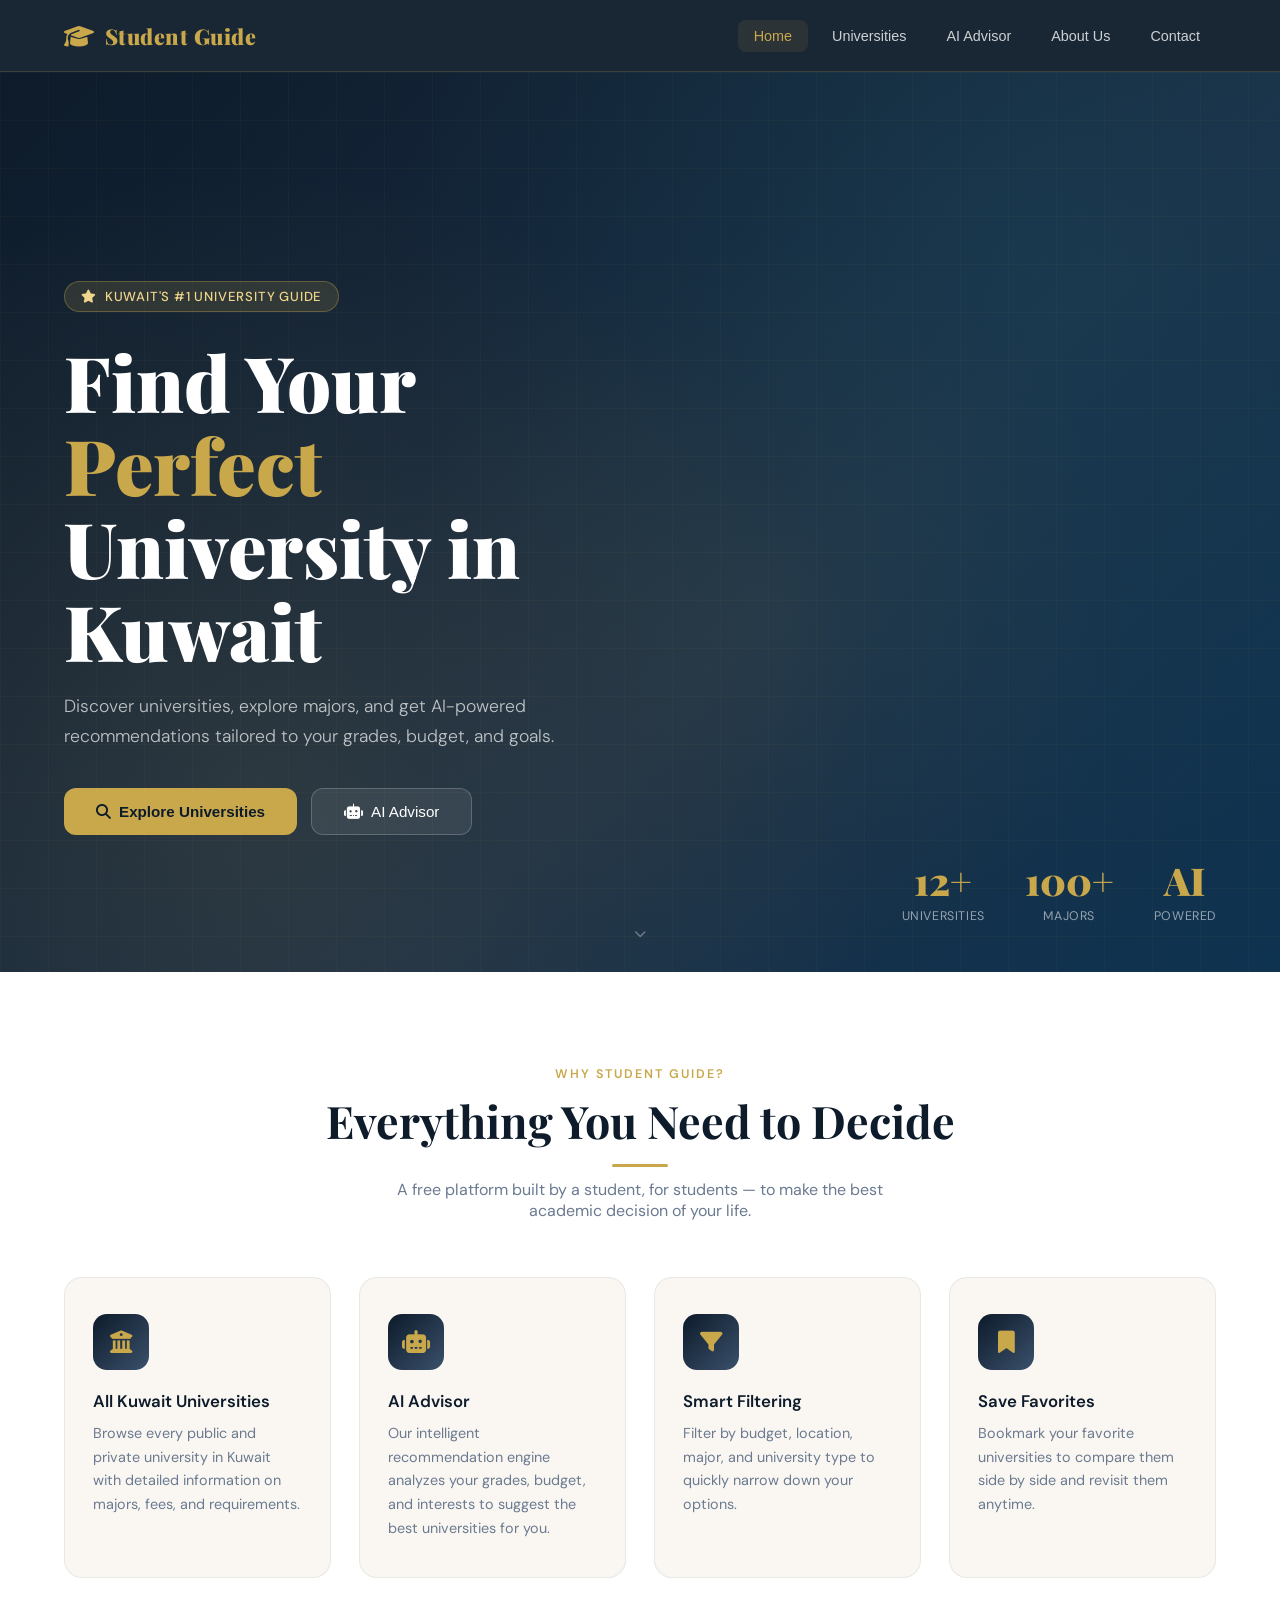
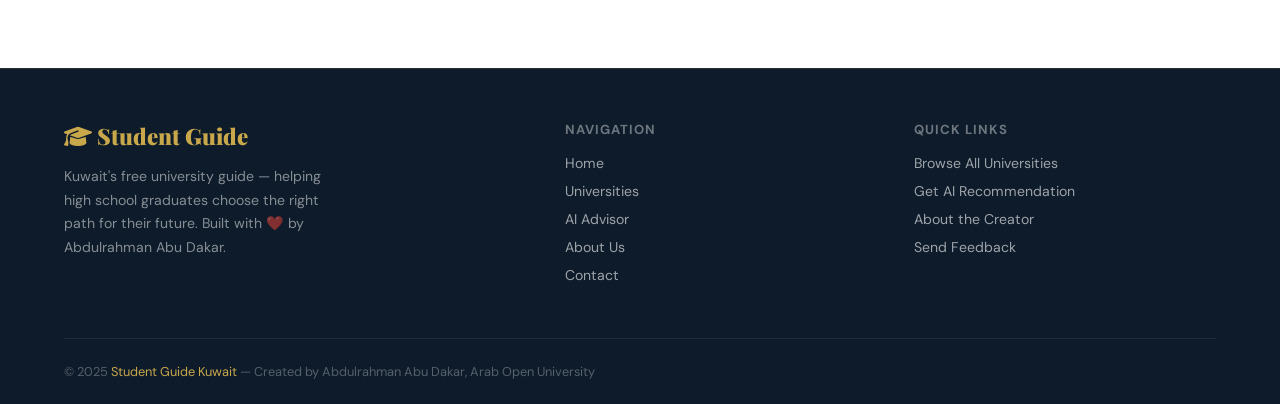
<file: index.html>
<!DOCTYPE html>
<html lang="en">
<head>
  <meta charset="UTF-8">
  <meta name="viewport" content="width=device-width, initial-scale=1.0">
  <title>Student Guide Kuwait – Find Your University</title>
  <link href="https://fonts.googleapis.com/css2?family=Playfair+Display:wght@400;700;900&family=DM+Sans:wght@300;400;500;600&display=swap" rel="stylesheet">
  <link href="https://cdnjs.cloudflare.com/ajax/libs/font-awesome/6.5.0/css/all.min.css" rel="stylesheet">
  <link rel="stylesheet" href="style.css">

</head>
<body>
  <!-- NAVBAR -->
<nav id="navbar">
  <div class="nav-logo" onclick="goHome()">
    <i class="fas fa-graduation-cap nav-logo-icon"></i>
    Student Guide
  </div>
  <div class="nav-links">
    <button class="nav-link active" onclick="showPage('home')">Home</button>
    <button class="nav-link" onclick="showPage('universities')">Universities</button>
    <button class="nav-link" onclick="showPage('ai')">AI Advisor</button>
    <button class="nav-link" onclick="showPage('about')">About Us</button>
    <button class="nav-link" onclick="showPage('contact')">Contact</button>
  </div>
  <div class="hamburger" id="hamburger" onclick="toggleMobile()">
    <span></span><span></span><span></span>
  </div>
</nav>

<!-- MOBILE MENU -->
<div class="mobile-menu" id="mobileMenu">
  <button class="nav-link" onclick="showPage('home');toggleMobile()">🏠 Home</button>
  <button class="nav-link" onclick="showPage('universities');toggleMobile()">🎓 Universities</button>
  <button class="nav-link" onclick="showPage('ai');toggleMobile()">🤖 AI Advisor</button>
  <button class="nav-link" onclick="showPage('about');toggleMobile()">ℹ️ About Us</button>
  <button class="nav-link" onclick="showPage('contact');toggleMobile()">📞 Contact</button>
</div>

<!-- TOAST -->
<div id="toast"></div>

<!-- ══════════════════════════════════════════ -->
<!-- HOME PAGE -->
<!-- ══════════════════════════════════════════ -->
<div id="home" class="page active">

  <!-- Hero -->
  <section id="hero">
    <div class="hero-bg-pattern"></div>
    <div class="hero-grid-overlay"></div>
    <div class="hero-content">
      <div class="hero-badge"><i class="fas fa-star"></i> Kuwait's #1 University Guide</div>
      <h1 class="hero-title">Find Your <span>Perfect</span><br>University in Kuwait</h1>
      <p class="hero-subtitle">Discover universities, explore majors, and get AI-powered recommendations tailored to your grades, budget, and goals.</p>
      <div class="hero-buttons">
        <button class="btn-primary" onclick="showPage('universities')"><i class="fas fa-search"></i> Explore Universities</button>
        <button class="btn-secondary" onclick="showPage('ai')"><i class="fas fa-robot"></i> AI Advisor</button>
      </div>
    </div>
    <div class="hero-stats">
      <div class="stat"><div class="stat-num">12+</div><div class="stat-label">Universities</div></div>
      <div class="stat"><div class="stat-num">100+</div><div class="stat-label">Majors</div></div>
      <div class="stat"><div class="stat-num">AI</div><div class="stat-label">Powered</div></div>
    </div>
    <div class="scroll-indicator">
      <i class="fas fa-chevron-down"></i>
    </div>
  </section>

  <!-- Features -->
  <section id="features" class="section">
    <div class="section-header">
      <span class="section-eyebrow">Why Student Guide?</span>
      <h2 class="section-title">Everything You Need to Decide</h2>
      <div class="divider"></div>
      <p class="section-subtitle">A free platform built by a student, for students — to make the best academic decision of your life.</p>
    </div>
    <div class="features-grid">
      <div class="feature-card fade-in">
        <div class="feature-icon"><i class="fas fa-university"></i></div>
        <div class="feature-title">All Kuwait Universities</div>
        <div class="feature-desc">Browse every public and private university in Kuwait with detailed information on majors, fees, and requirements.</div>
      </div>
      <div class="feature-card fade-in">
        <div class="feature-icon"><i class="fas fa-robot"></i></div>
        <div class="feature-title">AI Advisor</div>
        <div class="feature-desc">Our intelligent recommendation engine analyzes your grades, budget, and interests to suggest the best universities for you.</div>
      </div>
      <div class="feature-card fade-in">
        <div class="feature-icon"><i class="fas fa-filter"></i></div>
        <div class="feature-title">Smart Filtering</div>
        <div class="feature-desc">Filter by budget, location, major, and university type to quickly narrow down your options.</div>
      </div>
      <div class="feature-card fade-in">
        <div class="feature-icon"><i class="fas fa-bookmark"></i></div>
        <div class="feature-title">Save Favorites</div>
        <div class="feature-desc">Bookmark your favorite universities to compare them side by side and revisit them anytime.</div>
      </div>
    </div>
  </section>

</div><!-- /home -->


<!-- ══════════════════════════════════════════ -->
<!-- UNIVERSITIES PAGE -->
<!-- ══════════════════════════════════════════ -->
<div id="universities-page" class="page" style="padding-top:72px;">
  <div class="section">
    <div class="section-header">
      <span class="section-eyebrow">Explore</span>
      <h2 class="section-title">Universities in Kuwait</h2>
      <div class="divider"></div>
      <p class="section-subtitle">Browse Kuwait's leading universities — public, private, and international.</p>
    </div>

    <!-- Search + Filter Button row -->
    <div class="search-row">
      <div class="search-bar-wrap">
        <input class="search-input" id="uniSearch" type="text" placeholder="Search universities by name or major..." oninput="filterUniversities()">
        <i class="fas fa-search search-icon"></i>
      </div>
      <button class="filter-toggle-btn" onclick="toggleFilterPanel()">
        <i class="fas fa-sliders-h"></i> Filter
        <span class="filter-count" id="filterCount">0</span>
      </button>
    </div>

    <!-- Advanced Filter Panel -->
    <div class="filter-panel" id="filterPanel">
      <div class="filter-panel-header">
        <div class="filter-panel-title"><i class="fas fa-sliders-h"></i> Advanced Filters</div>
        <button class="filter-clear-btn" onclick="clearAllFilters()">Clear All</button>
      </div>
      <div class="filter-panel-body">

        <!-- Col 1: Location -->
        <div>
          <div class="filter-group-label"><i class="fas fa-map-marker-alt"></i> Location</div>
          <div class="filter-option" onclick="toggleFilterOpt(this,'loc','Kuwait City')" data-group="loc" data-value="Kuwait City"><div class="filter-checkbox"></div>Kuwait City</div>
          <div class="filter-option" onclick="toggleFilterOpt(this,'loc','Al Jahra')" data-group="loc" data-value="Al Jahra"><div class="filter-checkbox"></div>Al Jahra</div>
          <div class="filter-option" onclick="toggleFilterOpt(this,'loc','Al Ardiya')" data-group="loc" data-value="Al Ardiya"><div class="filter-checkbox"></div>Al Ardiya</div>
          <div class="filter-option" onclick="toggleFilterOpt(this,'loc','Mishref')" data-group="loc" data-value="Mishref"><div class="filter-checkbox"></div>Mishref</div>
          <div class="filter-option" onclick="toggleFilterOpt(this,'loc','Salmiya')" data-group="loc" data-value="Salmiya"><div class="filter-checkbox"></div>Salmiya</div>
          <div class="filter-option" onclick="toggleFilterOpt(this,'loc','Egaila')" data-group="loc" data-value="Egaila"><div class="filter-checkbox"></div>Egaila</div>
          <div class="filter-option" onclick="toggleFilterOpt(this,'loc','Sharq')" data-group="loc" data-value="Sharq"><div class="filter-checkbox"></div>Sharq</div>
          <div class="filter-option" onclick="toggleFilterOpt(this,'loc','Multiple')" data-group="loc" data-value="Multiple"><div class="filter-checkbox"></div>Multiple Campuses</div>
        </div>

        <!-- Col 2: Accepted Nationalities -->
        <div>
          <div class="filter-group-label"><i class="fas fa-globe"></i> Accepted Nationalities</div>
          <div class="filter-option" onclick="toggleFilterOpt(this,'nat','Kuwaitis Only')" data-group="nat" data-value="Kuwaitis Only"><div class="filter-checkbox"></div>Kuwaitis Only</div>
          <div class="filter-option" onclick="toggleFilterOpt(this,'nat','All Nationalities')" data-group="nat" data-value="All Nationalities"><div class="filter-checkbox"></div>All Nationalities</div>
          <div class="filter-option" onclick="toggleFilterOpt(this,'nat','GCC Nationals')" data-group="nat" data-value="GCC Nationals"><div class="filter-checkbox"></div>GCC Nationals</div>
          <div class="filter-option" onclick="toggleFilterOpt(this,'nat','Arab Nationals')" data-group="nat" data-value="Arab Nationals"><div class="filter-checkbox"></div>Arab Nationals</div>
          <div class="filter-group-label" style="margin-top:16px"><i class="fas fa-university"></i> University Type</div>
          <div class="filter-option" onclick="toggleFilterOpt(this,'type','public')" data-group="type" data-value="public"><div class="filter-checkbox"></div>Public</div>
          <div class="filter-option" onclick="toggleFilterOpt(this,'type','private')" data-group="type" data-value="private"><div class="filter-checkbox"></div>Private</div>
          <div class="filter-option" onclick="toggleFilterOpt(this,'type','international')" data-group="type" data-value="international"><div class="filter-checkbox"></div>International</div>
        </div>

        <!-- Col 3: Education Level + Language -->
        <div>
          <div class="filter-group-label"><i class="fas fa-graduation-cap"></i> Education Level</div>
          <div class="filter-option" onclick="toggleFilterOpt(this,'edu','Diploma')" data-group="edu" data-value="Diploma"><div class="filter-checkbox"></div>Diploma</div>
          <div class="filter-option" onclick="toggleFilterOpt(this,'edu','Bachelor')" data-group="edu" data-value="Bachelor"><div class="filter-checkbox"></div>Bachelor's Degree</div>
          <div class="filter-option" onclick="toggleFilterOpt(this,'edu','Master')" data-group="edu" data-value="Master"><div class="filter-checkbox"></div>Master's Degree</div>
          <div class="filter-option" onclick="toggleFilterOpt(this,'edu','Doctorate')" data-group="edu" data-value="Doctorate"><div class="filter-checkbox"></div>Doctorate / PhD</div>
          <div class="filter-group-label" style="margin-top:16px"><i class="fas fa-language"></i> Language of Instruction</div>
          <div class="filter-option" onclick="toggleFilterOpt(this,'lang','English')" data-group="lang" data-value="English"><div class="filter-checkbox"></div>English</div>
          <div class="filter-option" onclick="toggleFilterOpt(this,'lang','Arabic')" data-group="lang" data-value="Arabic"><div class="filter-checkbox"></div>Arabic</div>
          <div class="filter-option" onclick="toggleFilterOpt(this,'lang','Bilingual')" data-group="lang" data-value="Bilingual"><div class="filter-checkbox"></div>Bilingual</div>
        </div>
      </div>
      <div class="filter-panel-footer">
        <button class="filter-apply-btn" onclick="applyFilters()"><i class="fas fa-check"></i> Apply Filters</button>
      </div>
    </div>

    <!-- Active filter chips -->
    <div class="active-filters" id="activeFilters"></div>

    <!-- Type quick filters -->
    <div class="filter-bar">
      <button class="filter-btn active" onclick="setFilter('all',this)">All Universities</button>
      <button class="filter-btn" onclick="setFilter('public',this)">Public</button>
      <button class="filter-btn" onclick="setFilter('private',this)">Private</button>
      <button class="filter-btn" onclick="setFilter('international',this)">International</button>
    </div>

    <div class="universities-grid" id="universitiesGrid"></div>
    <div class="no-results" id="noResults" style="display:none;">
      <i class="fas fa-search-minus"></i>
      <p>No universities found. Try adjusting your filters or search.</p>
    </div>
  </div>
</div>

<!-- ══════════════════════════════════════════ -->
<!-- UNIVERSITY DETAIL PAGE -->
<!-- ══════════════════════════════════════════ -->
<div id="uni-detail" class="page" style="padding-top:72px;">
  <div id="uniDetailContent"></div>
</div>

<!-- ══════════════════════════════════════════ -->
<!-- AI ADVISOR PAGE -->
<!-- ══════════════════════════════════════════ -->
<div id="ai-page" class="page">
  <div class="ai-hero-strip">
    <div class="ai-icon-large">🤖</div>
    <h1>AI University Advisor</h1>
    <p>Answer a few questions and our AI will recommend the best universities for you in Kuwait.</p>
  </div>

  <div class="ai-form-wrap">
    <div class="ai-form-card">
      <div class="form-row">
        <div class="form-group">
          <label class="form-label">Your High School GPA <span>*</span></label>
          <select class="form-select" id="gpa">
            <option value="">Select GPA range</option>
            <option value="excellent">90–100% (Excellent)</option>
            <option value="very_good">80–89% (Very Good)</option>
            <option value="good">70–79% (Good)</option>
            <option value="average">60–69% (Average)</option>
            <option value="below">Below 60%</option>
          </select>
        </div>
        <div class="form-group">
          <label class="form-label">Monthly Budget (KWD) <span>*</span></label>
          <select class="form-select" id="budget">
            <option value="">Select budget</option>
            <option value="free">Government / Scholarship</option>
            <option value="low">Under 3,000 KWD/year</option>
            <option value="medium">3,000 – 6,000 KWD/year</option>
            <option value="high">6,000 – 10,000 KWD/year</option>
            <option value="very_high">Above 10,000 KWD/year</option>
          </select>
        </div>
      </div>
      <div class="form-row">
        <div class="form-group">
          <label class="form-label">Your Location in Kuwait</label>
          <select class="form-select" id="location">
            <option value="">Select area</option>
            <option value="kuwait_city">Kuwait City</option>
            <option value="hawally">Hawally</option>
            <option value="farwaniya">Farwaniya</option>
            <option value="ahmadi">Ahmadi</option>
            <option value="jahra">Jahra</option>
            <option value="mubarak">Mubarak Al-Kabeer</option>
          </select>
        </div>
        <div class="form-group">
          <label class="form-label">Do you have personal transportation?</label>
          <select class="form-select" id="transport">
            <option value="yes">Yes – I have a car</option>
            <option value="no">No – I rely on public/uni transport</option>
          </select>
        </div>
      </div>
      <div class="form-group">
        <label class="form-label">What is your citizenship? <span>*</span></label>
        <select class="form-select" id="citizenship">
          <option value="">Select your citizenship</option>
          <option value="kuwaiti">🇰🇼 Kuwaiti Citizen</option>
          <option value="gcc">🌍 GCC Citizen (Saudi, UAE, Qatar, Bahrain, Oman)</option>
          <option value="other">🌐 Other Country Citizen</option>
        </select>
      </div>
      <div class="form-group">
        <label class="form-label">Preferred Fields of Study <span>*</span></label>
        <div class="checkbox-group" id="fieldsGroup">
          <div class="checkbox-label" data-value="engineering" onclick="toggleCheck(this)"> Engineering</div>
          <div class="checkbox-label" data-value="medicine" onclick="toggleCheck(this)"> Medicine &amp; Health</div>
          <div class="checkbox-label" data-value="business" onclick="toggleCheck(this)"> Business &amp; Finance</div>
          <div class="checkbox-label" data-value="cs" onclick="toggleCheck(this)"> Computer Science &amp; IT</div>
          <div class="checkbox-label" data-value="law" onclick="toggleCheck(this)"> Law</div>
          <div class="checkbox-label" data-value="arts" onclick="toggleCheck(this)"> Arts &amp; Humanities</div>
          <div class="checkbox-label" data-value="science" onclick="toggleCheck(this)"> Natural Sciences</div>
          <div class="checkbox-label" data-value="architecture" onclick="toggleCheck(this)"> Architecture &amp; Design</div>
          <div class="checkbox-label" data-value="education" onclick="toggleCheck(this)"> Education</div>
          <div class="checkbox-label" data-value="any" onclick="toggleCheck(this)"> Open to Any Field</div>
        </div>
      </div>
      <div class="form-group">
        <label class="form-label">Anything else you'd like us to know?</label>
        <textarea class="form-textarea" id="extraNote" rows="3" placeholder="E.g. I prefer English-taught programs, small class sizes, strong career services..."></textarea>
      </div>
      <button class="btn-analyze" id="analyzeBtn" onclick="runAIAdvisor()">
        <i class="fas fa-robot"></i> Get My Recommendations
      </button>
    </div>
  </div>

  <div id="ai-results">
    <div class="results-title" id="resultsTitle">🎓 Your Top Recommendations</div>
    <div id="resultsBody"></div>
  </div>
</div>

<!-- ══════════════════════════════════════════ -->
<!-- ABOUT PAGE -->
<!-- ══════════════════════════════════════════ -->
<div id="about-page" class="page">
  <div class="about-hero">
    <div style="position:absolute;inset:0;background:radial-gradient(circle at 70% 50%, rgba(201,168,76,0.1) 0%, transparent 60%);"></div>
    <div class="about-hero-title">About Student Guide</div>
    <p class="about-hero-sub">A student project built with passion — to help Kuwait's graduates find their way.</p>
  </div>
  <div class="about-content">
    <div class="about-grid">
      <div class="about-text">
        <h2>Why This Project Exists</h2>
        <p>Choosing a university is one of the most important decisions a young person can make — yet many students feel lost, overwhelmed, or underinformed when the time comes.</p>
        <p>Student Guide was created to solve that problem. Built as a graduation project by <strong>Abdulrahman Abu Dakar</strong>, this platform brings together all the information students need — from university overviews and major requirements to fees and AI-powered recommendations — in one clean, accessible place.</p>
        <p>The goal is simple: empower every high school graduate with the knowledge to make a confident, informed decision about their academic future.</p>
        <p>This website represents months of research, design, and development — and a deep belief that accessible information can change lives.</p>
      </div>
      <div class="creator-card">
        <div class="creator-avatar">👨‍💻</div>
        <div class="creator-name">Abdulrahman Abu Dakar</div>
        <div class="creator-role">Web Developer & Creator</div>
        <div class="creator-bio">A graduate of Arab Open University (Kuwait), Abdulrahman built Student Guide as his graduation project — combining his passion for technology, design, and helping others. He hopes this platform becomes a trusted resource for students across Kuwait.</div>
        <div class="creator-uni"><i class="fas fa-university"></i> Arab Open University – Kuwait Branch</div>
      </div>
    </div>
    <div class="mission-grid">
      <div class="mission-card fade-in">
        <div class="mission-icon">🎯</div>
        <div class="mission-title">Our Mission</div>
        <div class="mission-desc">To give every student in Kuwait clear, reliable information about universities, majors, and requirements — completely free.</div>
      </div>
      <div class="mission-card fade-in">
        <div class="mission-icon">💡</div>
        <div class="mission-title">Our Vision</div>
        <div class="mission-desc">A Kuwait where no student makes a university decision based on incomplete information or word of mouth alone.</div>
      </div>
      <div class="mission-card fade-in">
        <div class="mission-icon">🤝</div>
        <div class="mission-title">Our Values</div>
        <div class="mission-desc">Transparency, accuracy, and accessibility. Every piece of information is presented clearly and without bias.</div>
      </div>
      <div class="mission-card fade-in">
        <div class="mission-icon">🚀</div>
        <div class="mission-title">Future Plans</div>
        <div class="mission-desc">Expanding to include scholarship databases, alumni testimonials, and a community forum for students to connect.</div>
      </div>
    </div>
  </div>
</div>

<!-- ══════════════════════════════════════════ -->
<!-- CONTACT PAGE -->
<!-- ══════════════════════════════════════════ -->
<div id="contact-page" class="page">
  <div class="contact-page-hero">
    <h1>Get in Touch</h1>
    <p>Have a suggestion, a correction, or just want to say hello? We'd love to hear from you.</p>
  </div>
  <div class="contact-grid">
    <div class="contact-info-card">
      <div class="contact-info-title">Contact Information</div>
      <div class="contact-info-item">
        <div class="ci-icon"><i class="fas fa-user"></i></div>
        <div><div class="ci-label">Creator</div><div class="ci-value">Abdulrahman Abu Dakar</div></div>
      </div>
      <div class="contact-info-item">
        <div class="ci-icon"><i class="fas fa-university"></i></div>
        <div><div class="ci-label">University</div><div class="ci-value">Arab Open University – Kuwait</div></div>
      </div>
      <div class="contact-info-item">
        <div class="ci-icon"><i class="fas fa-envelope"></i></div>
        <div><div class="ci-label">Email</div><div class="ci-value">abdulrahman@studentguide.kw</div></div>
      </div>
      <div class="contact-info-item">
        <div class="ci-icon"><i class="fas fa-map-marker-alt"></i></div>
        <div><div class="ci-label">Location</div><div class="ci-value">Kuwait City, Kuwait</div></div>
      </div>
    </div>
    <div class="contact-form-card">
      <div class="contact-form-title">Send a Message</div>
      <div class="form-group">
        <label class="form-label">Your Name</label>
        <input class="form-input" type="text" placeholder="e.g. Mohammed Al-Rashid" id="contactName">
      </div>
      <div class="form-group">
        <label class="form-label">Email Address</label>
        <input class="form-input" type="email" placeholder="your@email.com" id="contactEmail">
      </div>
      <div class="form-group">
        <label class="form-label">Subject</label>
        <select class="form-select" id="contactSubject">
          <option>General Inquiry</option>
          <option>Report a Correction</option>
          <option>Suggest a University</option>
          <option>Partnership / Collaboration</option>
          <option>Other</option>
        </select>
      </div>
      <div class="form-group">
        <label class="form-label">Message</label>
        <textarea class="form-textarea" rows="4" placeholder="Your message here..." id="contactMsg"></textarea>
      </div>
      <button class="btn-send" onclick="sendContact()"><i class="fas fa-paper-plane"></i> Send Message</button>
    </div>
  </div>
</div>

<!-- ══════════════════════════════════════════ -->
<!-- FOOTER -->
<!-- ══════════════════════════════════════════ -->
<footer>
  <div class="footer-inner">
    <div class="footer-top">
      <div>
        <div class="footer-brand-logo"><i class="fas fa-graduation-cap" style="color:var(--gold)"></i> Student Guide</div>
        <div class="footer-brand-desc">Kuwait's free university guide — helping high school graduates choose the right path for their future. Built with ❤️ by Abdulrahman Abu Dakar.</div>
      </div>
      <div>
        <div class="footer-col-title">Navigation</div>
        <a class="footer-link" onclick="showPage('home')">Home</a>
        <a class="footer-link" onclick="showPage('universities')">Universities</a>
        <a class="footer-link" onclick="showPage('ai')">AI Advisor</a>
        <a class="footer-link" onclick="showPage('about')">About Us</a>
        <a class="footer-link" onclick="showPage('contact')">Contact</a>
      </div>
      <div>
        <div class="footer-col-title">Quick Links</div>
        <a class="footer-link" onclick="showPage('universities')">Browse All Universities</a>
        <a class="footer-link" onclick="showPage('ai')">Get AI Recommendation</a>
        <a class="footer-link" onclick="showPage('about')">About the Creator</a>
        <a class="footer-link" onclick="showPage('contact')">Send Feedback</a>
      </div>
    </div>
    <div class="footer-bottom">
      <div class="footer-copy">© 2025 <span>Student Guide Kuwait</span> — Created by Abdulrahman Abu Dakar, Arab Open University</div>
    </div>
  </div>
</footer>

  <script src="main.js"></script>
</body>
</html>
</file>
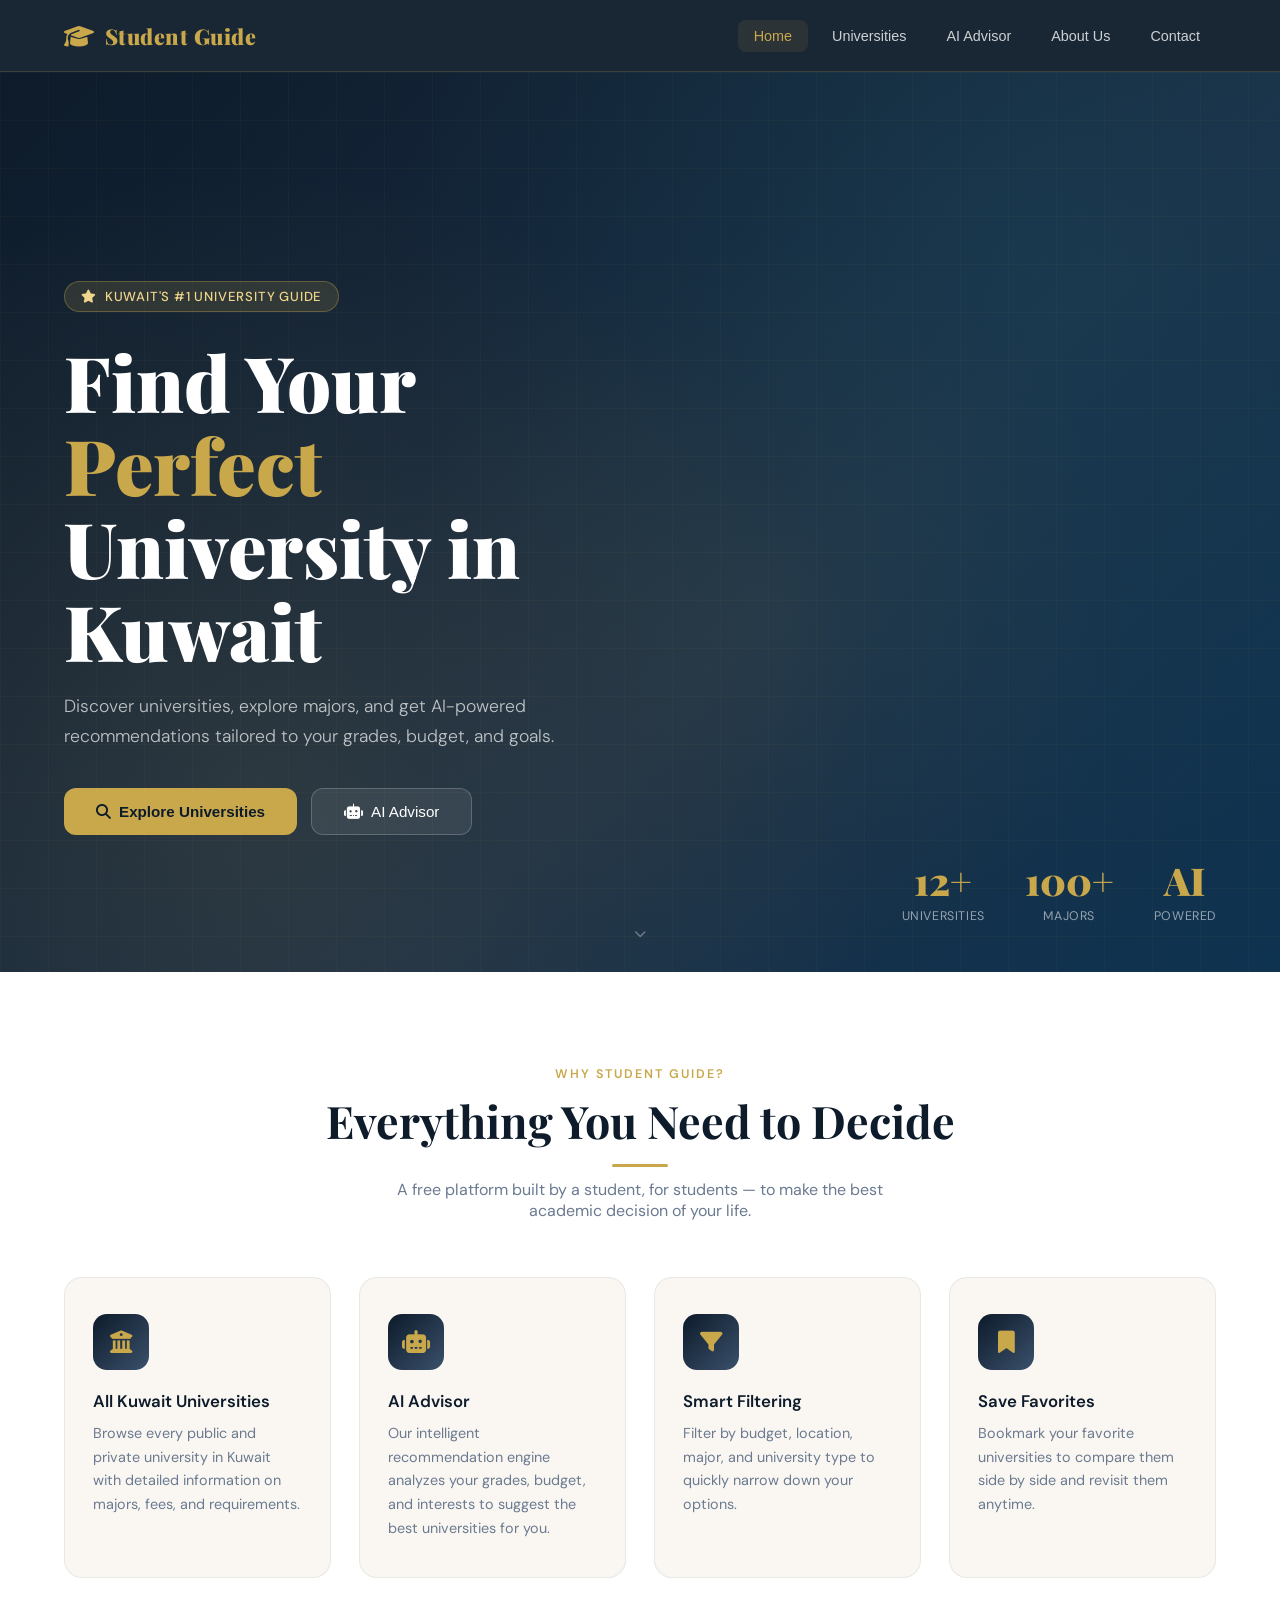
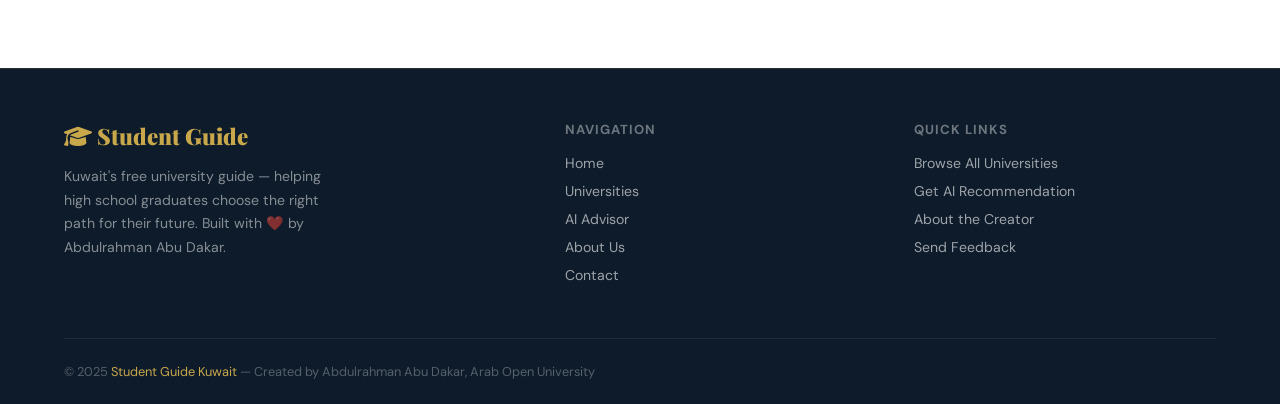
<file: Website/index.html>
<!DOCTYPE html>
<html lang="en">
<head>
<meta charset="UTF-8">
<meta name="viewport" content="width=device-width, initial-scale=1.0">
<title>Student Guide</title>
<link rel="stylesheet" href="style.css">
<link href="https://fonts.googleapis.com/css2?family=Playfair+Display:wght@400;700;900&family=DM+Sans:wght@300;400;500;600&display=swap" rel="stylesheet">
<link href="https://cdnjs.cloudflare.com/ajax/libs/font-awesome/6.5.0/css/all.min.css" rel="stylesheet">
</head>
<body>
<!-- NAVBAR -->
<nav id="navbar">
  <div class="nav-logo" onclick="goHome()">
    <i class="fas fa-graduation-cap nav-logo-icon"></i>
    Student Guide
  </div>
  <div class="nav-links">
    <button class="nav-link active" onclick="showPage('home')">Home</button>
    <button class="nav-link" onclick="showPage('universities')">Universities</button>
    <button class="nav-link" onclick="showPage('ai')">AI Advisor</button>
    <button class="nav-link" onclick="showPage('about')">About Us</button>
    <button class="nav-link" onclick="showPage('contact')">Contact</button>
  </div>
  <div class="hamburger" id="hamburger" onclick="toggleMobile()">
    <span></span><span></span><span></span>
  </div>
</nav>

<!-- MOBILE MENU -->
<div class="mobile-menu" id="mobileMenu">
  <button class="nav-link" onclick="showPage('home');toggleMobile()">🏠 Home</button>
  <button class="nav-link" onclick="showPage('universities');toggleMobile()">🎓 Universities</button>
  <button class="nav-link" onclick="showPage('ai');toggleMobile()">🤖 AI Advisor</button>
  <button class="nav-link" onclick="showPage('about');toggleMobile()">ℹ️ About Us</button>
  <button class="nav-link" onclick="showPage('contact');toggleMobile()">📞 Contact</button>
</div>

<!-- TOAST -->
<div id="toast"></div>

<!-- ══════════════════════════════════════════ -->
<!-- HOME PAGE -->
<!-- ══════════════════════════════════════════ -->
<div id="home" class="page active">

  <!-- Hero -->
  <section id="hero">
    <div class="hero-bg-pattern"></div>
    <div class="hero-grid-overlay"></div>
    <div class="hero-content">
      <div class="hero-badge"><i class="fas fa-star"></i> Kuwait's #1 University Guide</div>
      <h1 class="hero-title">Find Your <span>Perfect</span><br>University in Kuwait</h1>
      <p class="hero-subtitle">Discover universities, explore majors, and get AI-powered recommendations tailored to your grades, budget, and goals.</p>
      <div class="hero-buttons">
        <button class="btn-primary" onclick="showPage('universities')"><i class="fas fa-search"></i> Explore Universities</button>
        <button class="btn-secondary" onclick="showPage('ai')"><i class="fas fa-robot"></i> AI Advisor</button>
      </div>
    </div>
    <div class="hero-stats">
      <div class="stat"><div class="stat-num">12+</div><div class="stat-label">Universities</div></div>
      <div class="stat"><div class="stat-num">100+</div><div class="stat-label">Majors</div></div>
      <div class="stat"><div class="stat-num">AI</div><div class="stat-label">Powered</div></div>
    </div>
    <div class="scroll-indicator">
      <i class="fas fa-chevron-down"></i>
    </div>
  </section>

  <!-- Features -->
  <section id="features" class="section">
    <div class="section-header">
      <span class="section-eyebrow">Why Student Guide?</span>
      <h2 class="section-title">Everything You Need to Decide</h2>
      <div class="divider"></div>
      <p class="section-subtitle">A free platform built by a student, for students — to make the best academic decision of your life.</p>
    </div>
    <div class="features-grid">
      <div class="feature-card fade-in">
        <div class="feature-icon"><i class="fas fa-university"></i></div>
        <div class="feature-title">All Kuwait Universities</div>
        <div class="feature-desc">Browse every public and private university in Kuwait with detailed information on majors, fees, and requirements.</div>
      </div>
      <div class="feature-card fade-in">
        <div class="feature-icon"><i class="fas fa-robot"></i></div>
        <div class="feature-title">AI Advisor</div>
        <div class="feature-desc">Our intelligent recommendation engine analyzes your grades, budget, and interests to suggest the best universities for you.</div>
      </div>
      <div class="feature-card fade-in">
        <div class="feature-icon"><i class="fas fa-filter"></i></div>
        <div class="feature-title">Smart Filtering</div>
        <div class="feature-desc">Filter by budget, location, major, and university type to quickly narrow down your options.</div>
      </div>
      <div class="feature-card fade-in">
        <div class="feature-icon"><i class="fas fa-bookmark"></i></div>
        <div class="feature-title">Save Favorites</div>
        <div class="feature-desc">Bookmark your favorite universities to compare them side by side and revisit them anytime.</div>
      </div>
    </div>
  </section>

</div><!-- /home -->


<!-- ══════════════════════════════════════════ -->
<!-- UNIVERSITIES PAGE -->
<!-- ══════════════════════════════════════════ -->
<div id="universities-page" class="page" style="padding-top:72px;">
  <div class="section">
    <div class="section-header">
      <span class="section-eyebrow">Explore</span>
      <h2 class="section-title">Universities in Kuwait</h2>
      <div class="divider"></div>
      <p class="section-subtitle">Browse Kuwait's leading universities — public, private, and international.</p>
    </div>

    <!-- Search + Filter Button row -->
    <div class="search-row">
      <div class="search-bar-wrap">
        <input class="search-input" id="uniSearch" type="text" placeholder="Search universities by name or major..." oninput="filterUniversities()">
        <i class="fas fa-search search-icon"></i>
      </div>
      <button class="filter-toggle-btn" onclick="toggleFilterPanel()">
        <i class="fas fa-sliders-h"></i> Filter
        <span class="filter-count" id="filterCount">0</span>
      </button>
    </div>

    <!-- Advanced Filter Panel -->
    <div class="filter-panel" id="filterPanel">
      <div class="filter-panel-header">
        <div class="filter-panel-title"><i class="fas fa-sliders-h"></i> Advanced Filters</div>
        <button class="filter-clear-btn" onclick="clearAllFilters()">Clear All</button>
      </div>
      <div class="filter-panel-body">

        <!-- Col 1: Location -->
        <div>
          <div class="filter-group-label"><i class="fas fa-map-marker-alt"></i> Location</div>
          <div class="filter-option" onclick="toggleFilterOpt(this,'loc','Kuwait City')" data-group="loc" data-value="Kuwait City"><div class="filter-checkbox"></div>Kuwait City</div>
          <div class="filter-option" onclick="toggleFilterOpt(this,'loc','Mubarak Al-Abdullah')" data-group="loc" data-value="Mubarak Al-Abdullah"><div class="filter-checkbox"></div>Mubarak Al-Abdullah</div>
          <div class="filter-option" onclick="toggleFilterOpt(this,'loc','Al Ardiya')" data-group="loc" data-value="Al Ardiya"><div class="filter-checkbox"></div>Al Ardiya</div>
          <div class="filter-option" onclick="toggleFilterOpt(this,'loc','Mishref')" data-group="loc" data-value="Mishref"><div class="filter-checkbox"></div>Mishref</div>
          <div class="filter-option" onclick="toggleFilterOpt(this,'loc','Salmiya')" data-group="loc" data-value="Salmiya"><div class="filter-checkbox"></div>Salmiya</div>
          <div class="filter-option" onclick="toggleFilterOpt(this,'loc','Egaila')" data-group="loc" data-value="Egaila"><div class="filter-checkbox"></div>Egaila</div>
          <div class="filter-option" onclick="toggleFilterOpt(this,'loc','Sharq')" data-group="loc" data-value="Sharq"><div class="filter-checkbox"></div>Sharq</div>
          <div class="filter-option" onclick="toggleFilterOpt(this,'loc','Al Jahra')" data-group="loc" data-value="Al Jahra"><div class="filter-checkbox"></div>Al Jahra</div>
          <div class="filter-option" onclick="toggleFilterOpt(this,'loc','Multiple')" data-group="loc" data-value="Multiple"><div class="filter-checkbox"></div>Multiple Campuses</div>
        </div>

        <!-- Col 2: Accepted Nationalities -->
        <div>
          <div class="filter-group-label"><i class="fas fa-globe"></i> Accepted Nationalities</div>
          <div class="filter-option" onclick="toggleFilterOpt(this,'nat','Kuwaitis Only')" data-group="nat" data-value="Kuwaitis Only"><div class="filter-checkbox"></div>Kuwaitis Only</div>
          <div class="filter-option" onclick="toggleFilterOpt(this,'nat','All Nationalities')" data-group="nat" data-value="All Nationalities"><div class="filter-checkbox"></div>All Nationalities</div>
          <div class="filter-option" onclick="toggleFilterOpt(this,'nat','GCC Nationals')" data-group="nat" data-value="GCC Nationals"><div class="filter-checkbox"></div>GCC Nationals</div>
          <div class="filter-option" onclick="toggleFilterOpt(this,'nat','Arab Nationals')" data-group="nat" data-value="Arab Nationals"><div class="filter-checkbox"></div>Arab Nationals</div>
          <div class="filter-group-label" style="margin-top:16px"><i class="fas fa-university"></i> University Type</div>
          <div class="filter-option" onclick="toggleFilterOpt(this,'type','public')" data-group="type" data-value="public"><div class="filter-checkbox"></div>Public</div>
          <div class="filter-option" onclick="toggleFilterOpt(this,'type','private')" data-group="type" data-value="private"><div class="filter-checkbox"></div>Private</div>
          <div class="filter-option" onclick="toggleFilterOpt(this,'type','international')" data-group="type" data-value="international"><div class="filter-checkbox"></div>International</div>
        </div>

        <!-- Col 3: Education Level + Language -->
        <div>
          <div class="filter-group-label"><i class="fas fa-graduation-cap"></i> Education Level</div>
          <div class="filter-option" onclick="toggleFilterOpt(this,'edu','Diploma')" data-group="edu" data-value="Diploma"><div class="filter-checkbox"></div>Diploma</div>
          <div class="filter-option" onclick="toggleFilterOpt(this,'edu','Bachelor')" data-group="edu" data-value="Bachelor"><div class="filter-checkbox"></div>Bachelor's Degree</div>
          <div class="filter-option" onclick="toggleFilterOpt(this,'edu','Master')" data-group="edu" data-value="Master"><div class="filter-checkbox"></div>Master's Degree</div>
          <div class="filter-option" onclick="toggleFilterOpt(this,'edu','Doctorate')" data-group="edu" data-value="Doctorate"><div class="filter-checkbox"></div>Doctorate / PhD</div>
          <div class="filter-group-label" style="margin-top:16px"><i class="fas fa-language"></i> Language of Instruction</div>
          <div class="filter-option" onclick="toggleFilterOpt(this,'lang','English')" data-group="lang" data-value="English"><div class="filter-checkbox"></div>English</div>
          <div class="filter-option" onclick="toggleFilterOpt(this,'lang','Arabic')" data-group="lang" data-value="Arabic"><div class="filter-checkbox"></div>Arabic</div>
          <div class="filter-option" onclick="toggleFilterOpt(this,'lang','Bilingual')" data-group="lang" data-value="Bilingual"><div class="filter-checkbox"></div>Bilingual</div>
        </div>
      </div>
      <div class="filter-panel-footer">
        <button class="filter-apply-btn" onclick="applyFilters()"><i class="fas fa-check"></i> Apply Filters</button>
      </div>
    </div>

    <!-- Active filter chips -->
    <div class="active-filters" id="activeFilters"></div>

    <!-- Type quick filters -->
    <div class="filter-bar">
      <button class="filter-btn active" onclick="setFilter('all',this)">All Universities</button>
      <button class="filter-btn" onclick="setFilter('public',this)">Public</button>
      <button class="filter-btn" onclick="setFilter('private',this)">Private</button>
      <button class="filter-btn" onclick="setFilter('international',this)">International</button>
    </div>

    <div class="universities-grid" id="universitiesGrid"></div>
    <div class="no-results" id="noResults" style="display:none;">
      <i class="fas fa-search-minus"></i>
      <p>No universities found. Try adjusting your filters or search.</p>
    </div>
  </div>
</div>

<!-- ══════════════════════════════════════════ -->
<!-- UNIVERSITY DETAIL PAGE -->
<!-- ══════════════════════════════════════════ -->
<div id="uni-detail" class="page" style="padding-top:72px;">
  <div id="uniDetailContent"></div>
</div>

<!-- ══════════════════════════════════════════ -->
<!-- AI ADVISOR PAGE -->
<!-- ══════════════════════════════════════════ -->
<div id="ai-page" class="page">
  <div class="ai-hero-strip">
    <div class="ai-icon-large">🤖</div>
    <h1>AI University Advisor</h1>
    <p>Answer a few questions and our AI will recommend the best universities for you in Kuwait.</p>
  </div>

  <div class="ai-form-wrap">
    <div class="ai-form-card">
      <div class="form-row">
        <div class="form-group">
          <label class="form-label">Your High School GPA <span>*</span></label>
          <select class="form-select" id="gpa">
            <option value="">Select GPA range</option>
            <option value="excellent">90–100% (Excellent)</option>
            <option value="very_good">80–89% (Very Good)</option>
            <option value="good">70–79% (Good)</option>
            <option value="average">60–69% (Average)</option>
            <option value="below">Below 60%</option>
          </select>
        </div>
        <div class="form-group">
          <label class="form-label">Monthly Budget (KWD) <span>*</span></label>
          <select class="form-select" id="budget">
            <option value="">Select budget</option>
            <option value="free">Government / Scholarship</option>
            <option value="low">Under 3,000 KWD/year</option>
            <option value="medium">3,000 – 6,000 KWD/year</option>
            <option value="high">6,000 – 10,000 KWD/year</option>
            <option value="very_high">Above 10,000 KWD/year</option>
          </select>
        </div>
      </div>
      <div class="form-row">
        <div class="form-group">
          <label class="form-label">Your Location in Kuwait</label>
          <select class="form-select" id="location">
            <option value="">Select area</option>
            <option value="kuwait_city">Kuwait City</option>
            <option value="hawally">Hawally</option>
            <option value="farwaniya">Farwaniya</option>
            <option value="ahmadi">Ahmadi</option>
            <option value="jahra">Jahra</option>
            <option value="mubarak">Mubarak Al-Kabeer</option>
          </select>
        </div>
        <div class="form-group">
          <label class="form-label">Do you have personal transportation?</label>
          <select class="form-select" id="transport">
            <option value="yes">Yes – I have a car</option>
            <option value="no">No – I rely on public/uni transport</option>
          </select>
        </div>
      </div>
      <div class="form-group">
        <label class="form-label">What is your citizenship? <span>*</span></label>
        <select class="form-select" id="citizenship">
          <option value="">Select your citizenship</option>
          <option value="kuwaiti">🇰🇼 Kuwaiti Citizen</option>
          <option value="gcc">🌍 GCC Citizen (Saudi, UAE, Qatar, Bahrain, Oman)</option>
          <option value="other">🌐 Other Country Citizen</option>
        </select>
      </div>
      <div class="form-group">
        <label class="form-label">Preferred Fields of Study <span>*</span></label>
        <div class="checkbox-group" id="fieldsGroup">
          <div class="checkbox-label" data-value="engineering" onclick="toggleCheck(this)"> Engineering</div>
          <div class="checkbox-label" data-value="medicine" onclick="toggleCheck(this)"> Medicine &amp; Health</div>
          <div class="checkbox-label" data-value="business" onclick="toggleCheck(this)"> Business &amp; Finance</div>
          <div class="checkbox-label" data-value="cs" onclick="toggleCheck(this)"> Computer Science &amp; IT</div>
          <div class="checkbox-label" data-value="law" onclick="toggleCheck(this)"> Law</div>
          <div class="checkbox-label" data-value="arts" onclick="toggleCheck(this)"> Arts &amp; Humanities</div>
          <div class="checkbox-label" data-value="science" onclick="toggleCheck(this)"> Natural Sciences</div>
          <div class="checkbox-label" data-value="architecture" onclick="toggleCheck(this)"> Architecture &amp; Design</div>
          <div class="checkbox-label" data-value="education" onclick="toggleCheck(this)"> Education</div>
          <div class="checkbox-label" data-value="any" onclick="toggleCheck(this)"> Open to Any Field</div>
        </div>
      </div>
      <div class="form-group">
        <label class="form-label">Anything else you'd like us to know?</label>
        <textarea class="form-textarea" id="extraNote" rows="3" placeholder="E.g. I prefer English-taught programs, small class sizes, strong career services..."></textarea>
      </div>
      <button class="btn-analyze" id="analyzeBtn" onclick="runAIAdvisor()">
        <i class="fas fa-robot"></i> Get My Recommendations
      </button>
    </div>
  </div>

  <div id="ai-results">
    <div class="results-title" id="resultsTitle">🎓 Your Top Recommendations</div>
    <div id="resultsBody"></div>
  </div>
</div>

<!-- ══════════════════════════════════════════ -->
<!-- ABOUT PAGE -->
<!-- ══════════════════════════════════════════ -->
<div id="about-page" class="page">
  <div class="about-hero">
    <div style="position:absolute;inset:0;background:radial-gradient(circle at 70% 50%, rgba(201,168,76,0.1) 0%, transparent 60%);"></div>
    <div class="about-hero-title">About Student Guide</div>
    <p class="about-hero-sub">A student project built with passion — to help Kuwait's graduates find their way.</p>
  </div>
  <div class="about-content">
    <div class="about-grid">
      <div class="about-text">
        <h2>Why This Project Exists</h2>
        <p>Choosing a university is one of the most important decisions a young person can make — yet many students feel lost, overwhelmed, or underinformed when the time comes.</p>
        <p>Student Guide was created to solve that problem. Built as a graduation project by <strong>Abdulrahman Abu Dakar</strong>, this platform brings together all the information students need — from university overviews and major requirements to fees and AI-powered recommendations — in one clean, accessible place.</p>
        <p>The goal is simple: empower every high school graduate with the knowledge to make a confident, informed decision about their academic future.</p>
        <p>This website represents months of research, design, and development — and a deep belief that accessible information can change lives.</p>
      </div>
      <div class="creator-card">
        <div class="creator-avatar">👨‍💻</div>
        <div class="creator-name">Abdulrahman Abu Dakar</div>
        <div class="creator-role">Web Developer & Creator</div>
        <div class="creator-bio">A graduate of Arab Open University (Kuwait), Abdulrahman built Student Guide as his graduation project — combining his passion for technology, design, and helping others. He hopes this platform becomes a trusted resource for students across Kuwait.</div>
        <div class="creator-uni"><i class="fas fa-university"></i> Arab Open University – Kuwait Branch</div>
      </div>
    </div>
    <div class="mission-grid">
      <div class="mission-card fade-in">
        <div class="mission-icon">🎯</div>
        <div class="mission-title">Our Mission</div>
        <div class="mission-desc">To give every student in Kuwait clear, reliable information about universities, majors, and requirements — completely free.</div>
      </div>
      <div class="mission-card fade-in">
        <div class="mission-icon">💡</div>
        <div class="mission-title">Our Vision</div>
        <div class="mission-desc">A Kuwait where no student makes a university decision based on incomplete information or word of mouth alone.</div>
      </div>
      <div class="mission-card fade-in">
        <div class="mission-icon">🤝</div>
        <div class="mission-title">Our Values</div>
        <div class="mission-desc">Transparency, accuracy, and accessibility. Every piece of information is presented clearly and without bias.</div>
      </div>
      <div class="mission-card fade-in">
        <div class="mission-icon">🚀</div>
        <div class="mission-title">Future Plans</div>
        <div class="mission-desc">Expanding to include scholarship databases and a community forum for students to connect.</div>
      </div>
    </div>
  </div>
</div>

<!-- ══════════════════════════════════════════ -->
<!-- CONTACT PAGE -->
<!-- ══════════════════════════════════════════ -->
<div id="contact-page" class="page">
  <div class="contact-page-hero">
    <h1>Get in Touch</h1>
    <p>Have a suggestion, a correction, or just want to say hello? We'd love to hear from you.</p>
  </div>
  <div class="contact-grid">
    <div class="contact-info-card">
      <div class="contact-info-title">Contact Information</div>
      <div class="contact-info-item">
        <div class="ci-icon"><i class="fas fa-user"></i></div>
        <div><div class="ci-label">Creator</div><div class="ci-value">Abdulrahman Abu Dakar</div></div>
      </div>
      <div class="contact-info-item">
        <div class="ci-icon"><i class="fas fa-university"></i></div>
        <div><div class="ci-label">University</div><div class="ci-value">Arab Open University – Kuwait</div></div>
      </div>
      <div class="contact-info-item">
        <div class="ci-icon"><i class="fas fa-envelope"></i></div>
        <div><div class="ci-label">Email</div><div class="ci-value">Businesstoty@gmail.com</div></div>
      </div>
      <div class="contact-info-item">
        <div class="ci-icon"><i class="fas fa-map-marker-alt"></i></div>
        <div><div class="ci-label">Location</div><div class="ci-value">Kuwait City, Kuwait</div></div>
      </div>
    </div>
    <div class="contact-form-card">
      <div class="contact-form-title">Send a Message</div>
      <div class="form-group">
        <label class="form-label">Your Name</label>
        <input class="form-input" type="text" placeholder="e.g. Mohammed Al-Rashid" id="contactName">
      </div>
      <div class="form-group">
        <label class="form-label">Email Address</label>
        <input class="form-input" type="email" placeholder="your@email.com" id="contactEmail">
      </div>
      <div class="form-group">
        <label class="form-label">Subject</label>
        <select class="form-select" id="contactSubject">
          <option>General Inquiry</option>
          <option>Report a Correction</option>
          <option>Suggest a University</option>
          <option>Partnership / Collaboration</option>
          <option>Other</option>
        </select>
      </div>
      <div class="form-group">
        <label class="form-label">Message</label>
        <textarea class="form-textarea" rows="4" placeholder="Your message here..." id="contactMsg"></textarea>
      </div>
      <button class="btn-send" onclick="sendContact()"><i class="fas fa-paper-plane"></i> Send Message</button>
    </div>
  </div>
</div>

<!-- ══════════════════════════════════════════ -->
<!-- FOOTER -->
<!-- ══════════════════════════════════════════ -->
<footer>
  <div class="footer-inner">
    <div class="footer-top">
      <div>
        <div class="footer-brand-logo"><i class="fas fa-graduation-cap" style="color:var(--gold)"></i> Student Guide</div>
        <div class="footer-brand-desc">Kuwait's free university guide — helping high school graduates choose the right path for their future. Built with ❤️ by Abdulrahman Abu Dakar.</div>
      </div>
      <div>
        <div class="footer-col-title">Navigation</div>
        <a class="footer-link" onclick="showPage('home')">Home</a>
        <a class="footer-link" onclick="showPage('universities')">Universities</a>
        <a class="footer-link" onclick="showPage('ai')">AI Advisor</a>
        <a class="footer-link" onclick="showPage('about')">About Us</a>
        <a class="footer-link" onclick="showPage('contact')">Contact</a>
      </div>
      <div>
        <div class="footer-col-title">Quick Links</div>
        <a class="footer-link" onclick="showPage('universities')">Browse All Universities</a>
        <a class="footer-link" onclick="showPage('ai')">Get AI Recommendation</a>
        <a class="footer-link" onclick="showPage('about')">About the Creator</a>
        <a class="footer-link" onclick="showPage('contact')">Send Feedback</a>
      </div>
    </div>
    <div class="footer-bottom">
      <div class="footer-copy">© 2025 <span>Student Guide Kuwait</span> — Created by Abdulrahman Abu Dakar, Arab Open University</div>
    </div>
  </div>
</footer>
    <script src="main.js"></script> 
</body>
</html>
</file>
<file: style.css>
:root {
    --navy: #0d1b2a;
    --gold: #c9a84c;
    --gold-light: #f0d58c;
    --cream: #faf7f2;
    --slate: #3a506b;
    --teal: #1c7c8c;
    --mist: #e8f0f5;
    --text: #1a1a2e;
    --text-muted: #6b7a90;
    --white: #ffffff;
    --card-bg: #ffffff;
    --shadow: 0 8px 32px rgba(13,27,42,0.10);
    --shadow-hover: 0 16px 48px rgba(13,27,42,0.18);
    --radius: 18px;
    --radius-sm: 10px;
  }

  * { margin: 0; padding: 0; box-sizing: border-box; }

  html { scroll-behavior: smooth; }

  body {
    font-family: 'DM Sans', sans-serif;
    background: var(--cream);
    color: var(--text);
    overflow-x: hidden;
  }

  /* ── NAVBAR ─────────────────────────────────── */
  #navbar {
    position: fixed; top: 0; left: 0; right: 0; z-index: 1000;
    display: flex; align-items: center; justify-content: space-between;
    padding: 0 5%; height: 72px;
    background: rgba(13,27,42,0.95);
    backdrop-filter: blur(16px);
    border-bottom: 1px solid rgba(201,168,76,0.2);
    transition: all 0.3s;
  }
  .nav-logo {
    font-family: 'Playfair Display', serif;
    font-size: 1.35rem; font-weight: 900;
    color: var(--gold);
    letter-spacing: 0.5px;
    cursor: pointer;
    display: flex; align-items: center; gap: 10px;
  }
  .nav-logo-icon { font-size: 1.5rem; }
  .nav-links { display: flex; gap: 8px; align-items: center; }
  .nav-link {
    padding: 8px 16px; border-radius: 8px;
    color: rgba(255,255,255,0.78); font-size: 0.9rem; font-weight: 500;
    cursor: pointer; transition: all 0.2s; text-decoration: none;
    border: none; background: none;
  }
  .nav-link:hover, .nav-link.active { color: var(--gold); background: rgba(201,168,76,0.1); }
  .hamburger { display: none; flex-direction: column; gap: 5px; cursor: pointer; padding: 8px; }
  .hamburger span { display: block; width: 24px; height: 2px; background: var(--gold); border-radius: 2px; transition: 0.3s; }
  .mobile-menu {
    display: none; position: fixed; top: 72px; left: 0; right: 0; z-index: 999;
    background: var(--navy); padding: 16px; flex-direction: column; gap: 4px;
    border-bottom: 1px solid rgba(201,168,76,0.2);
  }
  .mobile-menu.open { display: flex; }
  .mobile-menu .nav-link { padding: 12px 16px; border-radius: 10px; }

  /* ── PAGES ─────────────────────────────────── */
  .page { display: none; min-height: 100vh; padding-top: 72px; }
  .page.active { display: block; }

  /* ── HERO ─────────────────────────────────── */
  #hero {
    position: relative; min-height: 100vh;
    display: flex; align-items: center;
    background: linear-gradient(135deg, var(--navy) 0%, #1a2e45 60%, #0e3350 100%);
    overflow: hidden; padding-top: 72px;
  }
  .hero-bg-pattern {
    position: absolute; inset: 0;
    background-image:
      radial-gradient(circle at 20% 80%, rgba(201,168,76,0.12) 0%, transparent 50%),
      radial-gradient(circle at 80% 20%, rgba(28,124,140,0.15) 0%, transparent 50%),
      radial-gradient(circle at 60% 60%, rgba(201,168,76,0.06) 0%, transparent 40%);
    pointer-events: none;
  }
  .hero-grid-overlay {
    position: absolute; inset: 0;
    background-image: linear-gradient(rgba(201,168,76,0.04) 1px, transparent 1px),
      linear-gradient(90deg, rgba(201,168,76,0.04) 1px, transparent 1px);
    background-size: 48px 48px;
    pointer-events: none;
  }
  .hero-content { position: relative; z-index: 2; padding: 0 5%; max-width: 720px; }
  .hero-badge {
    display: inline-flex; align-items: center; gap: 8px;
    background: rgba(201,168,76,0.15); border: 1px solid rgba(201,168,76,0.35);
    border-radius: 24px; padding: 6px 16px; margin-bottom: 28px;
    color: var(--gold-light); font-size: 0.82rem; font-weight: 500; letter-spacing: 0.8px;
    text-transform: uppercase; animation: fadeInDown 0.7s ease both;
  }
  .hero-title {
    font-family: 'Playfair Display', serif;
    font-size: clamp(2.8rem, 6vw, 4.8rem); font-weight: 900; line-height: 1.08;
    color: var(--white); margin-bottom: 20px;
    animation: fadeInUp 0.8s ease 0.1s both;
  }
  .hero-title span { color: var(--gold); }
  .hero-subtitle {
    font-size: 1.1rem; font-weight: 300; color: rgba(255,255,255,0.7);
    line-height: 1.7; max-width: 520px; margin-bottom: 36px;
    animation: fadeInUp 0.8s ease 0.2s both;
  }
  .hero-buttons { display: flex; gap: 14px; flex-wrap: wrap; animation: fadeInUp 0.8s ease 0.3s both; }
  .btn-primary {
    padding: 14px 32px; background: var(--gold); color: var(--navy);
    border-radius: 12px; font-weight: 600; font-size: 0.95rem;
    border: none; cursor: pointer; transition: all 0.25s;
    display: flex; align-items: center; gap: 8px; text-decoration: none;
  }
  .btn-primary:hover { background: var(--gold-light); transform: translateY(-2px); box-shadow: 0 8px 24px rgba(201,168,76,0.4); }
  .btn-secondary {
    padding: 14px 32px; background: rgba(255,255,255,0.08);
    color: var(--white); border: 1px solid rgba(255,255,255,0.2);
    border-radius: 12px; font-weight: 500; font-size: 0.95rem;
    cursor: pointer; transition: all 0.25s; text-decoration: none;
    display: flex; align-items: center; gap: 8px;
  }
  .btn-secondary:hover { background: rgba(255,255,255,0.14); transform: translateY(-2px); }

  .hero-stats {
    position: absolute; bottom: 48px; right: 5%;
    display: flex; gap: 40px;
    animation: fadeInRight 1s ease 0.5s both;
  }
  .stat { text-align: center; }
  .stat-num { font-family: 'Playfair Display', serif; font-size: 2.4rem; font-weight: 900; color: var(--gold); }
  .stat-label { font-size: 0.78rem; color: rgba(255,255,255,0.55); letter-spacing: 0.6px; text-transform: uppercase; margin-top: 2px; }

  .scroll-indicator {
    position: absolute; bottom: 32px; left: 50%; transform: translateX(-50%);
    display: flex; flex-direction: column; align-items: center; gap: 6px;
    color: rgba(255,255,255,0.35); font-size: 0.75rem; letter-spacing: 1px;
    animation: bounce 2s infinite;
  }

  /* ── SECTION COMMONS ─────────────────────────── */
  .section { padding: 90px 5%; }
  .section-header { text-align: center; margin-bottom: 56px; }
  .section-eyebrow {
    display: inline-block; font-size: 0.78rem; font-weight: 600; letter-spacing: 2px;
    text-transform: uppercase; color: var(--gold); margin-bottom: 12px;
  }
  .section-title {
    font-family: 'Playfair Display', serif;
    font-size: clamp(1.8rem, 3.5vw, 2.8rem); font-weight: 700;
    color: var(--navy); line-height: 1.2;
  }
  .section-subtitle { color: var(--text-muted); font-size: 1rem; margin-top: 12px; max-width: 560px; margin-left: auto; margin-right: auto; }
  .divider {
    width: 56px; height: 3px; background: var(--gold); border-radius: 2px;
    margin: 16px auto 0;
  }

  /* ── FEATURES ─────────────────────────────────── */
  #features { background: var(--white); }
  .features-grid { display: grid; grid-template-columns: repeat(auto-fit, minmax(260px, 1fr)); gap: 28px; }
  .feature-card {
    background: var(--cream); border-radius: var(--radius);
    padding: 36px 28px; border: 1px solid rgba(13,27,42,0.07);
    transition: all 0.3s; position: relative; overflow: hidden;
  }
  .feature-card::before {
    content: ''; position: absolute; top: 0; left: 0; right: 0; height: 3px;
    background: linear-gradient(90deg, var(--gold), var(--teal));
    transform: scaleX(0); transform-origin: left; transition: transform 0.3s;
  }
  .feature-card:hover { transform: translateY(-6px); box-shadow: var(--shadow-hover); }
  .feature-card:hover::before { transform: scaleX(1); }
  .feature-icon {
    width: 56px; height: 56px; border-radius: 14px;
    background: linear-gradient(135deg, var(--navy), var(--slate));
    display: flex; align-items: center; justify-content: center;
    color: var(--gold); font-size: 1.4rem; margin-bottom: 20px;
  }
  .feature-title { font-size: 1.05rem; font-weight: 600; color: var(--navy); margin-bottom: 10px; }
  .feature-desc { font-size: 0.9rem; color: var(--text-muted); line-height: 1.65; }

  /* ── UNIVERSITIES PAGE ─────────────────────────── */
  #universities-page { background: var(--cream); }
  .search-row { display: flex; gap: 12px; align-items: center; max-width: 700px; margin: 0 auto 20px; }
  .search-bar-wrap { flex: 1; position: relative; }
  .search-input {
    width: 100%; padding: 16px 56px 16px 20px;
    border: 2px solid var(--mist); border-radius: 14px;
    font-size: 1rem; font-family: 'DM Sans', sans-serif;
    background: var(--white); color: var(--text); outline: none; transition: 0.2s;
  }
  .search-input:focus { border-color: var(--gold); box-shadow: 0 0 0 3px rgba(201,168,76,0.12); }
  .search-icon { position: absolute; right: 18px; top: 50%; transform: translateY(-50%); color: var(--text-muted); pointer-events:none; }
  .filter-toggle-btn {
    display: flex; align-items: center; gap: 8px;
    padding: 14px 20px; border-radius: 14px;
    background: var(--navy); color: var(--gold);
    border: none; cursor: pointer; font-size: 0.9rem; font-weight: 600;
    white-space: nowrap; transition: all 0.2s; flex-shrink: 0;
  }
  .filter-toggle-btn:hover { background: var(--slate); }
  .filter-toggle-btn .filter-count {
    background: var(--gold); color: var(--navy);
    border-radius: 50%; width: 20px; height: 20px;
    font-size: 0.72rem; font-weight: 800;
    display: none; align-items: center; justify-content: center;
  }
  .filter-toggle-btn .filter-count.visible { display: flex; }

  /* Filter Panel */
  .filter-panel {
    display: none; max-width: 700px; margin: 0 auto 28px;
    background: var(--white); border: 1.5px solid var(--mist);
    border-radius: var(--radius); box-shadow: var(--shadow); overflow: hidden;
  }
  .filter-panel.open { display: block; }
  .filter-panel-header {
    display: flex; align-items: center; justify-content: space-between;
    padding: 18px 24px; border-bottom: 1px solid var(--mist);
    background: var(--navy);
  }
  .filter-panel-title { font-weight: 700; font-size: 0.95rem; color: var(--gold); display: flex; align-items: center; gap: 8px; }
  .filter-clear-btn {
    font-size: 0.8rem; color: rgba(255,255,255,0.55); background: none;
    border: 1px solid rgba(255,255,255,0.2); border-radius: 8px;
    padding: 5px 12px; cursor: pointer; transition: 0.2s;
  }
  .filter-clear-btn:hover { color: var(--gold); border-color: var(--gold); }
  .filter-panel-body { padding: 20px 24px; display: grid; grid-template-columns: 1fr 1fr 1fr; gap: 20px; }
  @media(max-width:640px){ .filter-panel-body { grid-template-columns: 1fr; } }
  .filter-group-label {
    font-size: 0.78rem; font-weight: 700; text-transform: uppercase;
    letter-spacing: 0.8px; color: var(--navy); margin-bottom: 10px;
    display: flex; align-items: center; gap: 6px;
  }
  .filter-group-label i { color: var(--gold); }
  .filter-option {
    display: flex; align-items: center; gap: 8px;
    padding: 7px 10px; border-radius: 8px; cursor: pointer;
    font-size: 0.86rem; color: var(--text-muted); transition: all 0.15s;
    user-select: none;
  }
  .filter-option:hover { background: var(--mist); color: var(--navy); }
  .filter-option input[type=checkbox] { display: none; }
  .filter-checkbox {
    width: 18px; height: 18px; border-radius: 5px;
    border: 2px solid var(--mist); background: var(--white);
    display: flex; align-items: center; justify-content: center;
    flex-shrink: 0; transition: all 0.15s;
  }
  .filter-option.checked .filter-checkbox { background: var(--navy); border-color: var(--navy); }
  .filter-option.checked .filter-checkbox::after { content: '✓'; color: var(--gold); font-size: 0.7rem; font-weight: 900; }
  .filter-option.checked { color: var(--navy); font-weight: 500; }
  .filter-panel-footer { padding: 14px 24px; border-top: 1px solid var(--mist); display: flex; justify-content: flex-end; }
  .filter-apply-btn {
    padding: 10px 28px; background: var(--gold); color: var(--navy);
    border: none; border-radius: 10px; font-weight: 700; font-size: 0.9rem;
    cursor: pointer; transition: all 0.2s;
  }
  .filter-apply-btn:hover { background: var(--gold-light); }

  .filter-bar { display: flex; gap: 10px; flex-wrap: wrap; justify-content: center; margin-bottom: 24px; }
  .filter-btn {
    padding: 8px 20px; border-radius: 24px; border: 1.5px solid var(--mist);
    background: var(--white); color: var(--text-muted); font-size: 0.85rem; font-weight: 500;
    cursor: pointer; transition: all 0.2s;
  }
  .filter-btn:hover, .filter-btn.active { background: var(--navy); color: var(--gold); border-color: var(--navy); }

  /* Active filter chips */
  .active-filters { display: flex; gap: 8px; flex-wrap: wrap; max-width: 700px; margin: 0 auto 20px; }
  .active-chip {
    display: flex; align-items: center; gap: 6px;
    padding: 5px 12px; background: rgba(13,27,42,0.08);
    border-radius: 20px; font-size: 0.8rem; font-weight: 600; color: var(--navy);
    border: 1.5px solid rgba(13,27,42,0.12);
  }
  .active-chip button { background: none; border: none; cursor: pointer; color: var(--text-muted); font-size: 0.8rem; padding: 0; line-height: 1; }
  .active-chip button:hover { color: var(--navy); }

  /* Nationality & Education pills in cards */
  .uni-card-meta { display: flex; flex-wrap: wrap; gap: 6px; margin-bottom: 12px; }
  .meta-pill {
    display: inline-flex; align-items: center; gap: 4px;
    padding: 3px 10px; border-radius: 12px; font-size: 0.74rem; font-weight: 600;
  }
  .pill-nat { background: rgba(28,124,140,0.1); color: var(--teal); }
  .pill-edu { background: rgba(201,168,76,0.12); color: #8a6a00; }
  .universities-grid { display: grid; grid-template-columns: repeat(auto-fill, minmax(300px, 1fr)); gap: 28px; }
  .uni-card {
    background: var(--white); border-radius: var(--radius);
    box-shadow: var(--shadow); overflow: hidden; cursor: pointer;
    transition: all 0.3s; border: 1px solid rgba(13,27,42,0.06);
  }
  .uni-card:hover { transform: translateY(-8px); box-shadow: var(--shadow-hover); }
  .uni-card-img {
    width: 100%; height: 180px; object-fit: cover; display: block;
    background: linear-gradient(135deg, var(--navy), var(--slate));
    position: relative; overflow: hidden;
  }
  .uni-card-img-placeholder {
    width: 100%; height: 180px;
    display: flex; align-items: center; justify-content: center;
    font-size: 4rem; background: linear-gradient(135deg, var(--navy) 0%, var(--slate) 100%);
    position: relative;
  }
  .uni-card-badge {
    position: absolute; top: 12px; right: 12px;
    background: rgba(201,168,76,0.9); color: var(--navy);
    font-size: 0.72rem; font-weight: 700; letter-spacing: 0.8px;
    padding: 4px 10px; border-radius: 8px; text-transform: uppercase;
  }
  .uni-card-body { padding: 22px 22px 20px; }
  .uni-card-name { font-family: 'Playfair Display', serif; font-size: 1.15rem; font-weight: 700; color: var(--navy); margin-bottom: 6px; }
  .uni-card-type { font-size: 0.78rem; color: var(--gold); font-weight: 600; letter-spacing: 0.5px; text-transform: uppercase; margin-bottom: 10px; }
  .uni-card-desc { font-size: 0.88rem; color: var(--text-muted); line-height: 1.6; margin-bottom: 16px; }
  .uni-card-footer { display: flex; justify-content: space-between; align-items: center; }
  .uni-card-majors { font-size: 0.8rem; color: var(--text-muted); display: flex; align-items: center; gap: 5px; }
  .btn-view { padding: 8px 18px; background: var(--navy); color: var(--gold); border-radius: 10px; font-size: 0.82rem; font-weight: 600; border: none; cursor: pointer; transition: 0.2s; }
  .btn-view:hover { background: var(--slate); }


  /* ── UNIVERSITY DETAIL PAGE ─────────────────────── */
  #uni-detail { background: var(--cream); }
  .detail-hero {
    background: linear-gradient(135deg, var(--navy), var(--slate));
    padding: 80px 5% 56px; margin-top: 0;
    position: relative; overflow: hidden;
  }
  .detail-hero::before {
    content: ''; position: absolute; inset: 0;
    background: radial-gradient(circle at 80% 50%, rgba(201,168,76,0.12) 0%, transparent 60%);
  }
  .detail-back {
    display: inline-flex; align-items: center; gap: 8px;
    color: rgba(255,255,255,0.6); font-size: 0.88rem; cursor: pointer;
    margin-bottom: 28px; transition: color 0.2s; background: none; border: none;
  }
  .detail-back:hover { color: var(--gold); }
  .detail-header { display: flex; align-items: flex-start; gap: 28px; flex-wrap: wrap; position: relative; z-index: 1; }
  .detail-logo {
    width: 90px; height: 90px; border-radius: 18px;
    background: rgba(255,255,255,0.1); display: flex; align-items: center;
    justify-content: center; font-size: 2.5rem; border: 2px solid rgba(201,168,76,0.3); flex-shrink: 0;
  }
  .detail-title { font-family: 'Playfair Display', serif; font-size: clamp(1.6rem,3vw,2.4rem); font-weight: 900; color: var(--white); margin-bottom: 6px; }
  .detail-subtitle { color: rgba(255,255,255,0.6); font-size: 0.95rem; display: flex; align-items: center; gap: 8px; }
  .detail-tags { display: flex; gap: 8px; flex-wrap: wrap; margin-top: 14px; }
  .detail-tag {
    padding: 5px 14px; border-radius: 20px; font-size: 0.78rem; font-weight: 600;
    letter-spacing: 0.4px;
  }
  .tag-public { background: rgba(28,124,140,0.25); color: #7de8f7; }
  .tag-private { background: rgba(201,168,76,0.2); color: var(--gold-light); }
  .tag-intl { background: rgba(255,255,255,0.1); color: rgba(255,255,255,0.7); }
  .detail-content { padding: 52px 5%; display: grid; grid-template-columns: 1fr 340px; gap: 36px; }
  @media(max-width:900px){ .detail-content { grid-template-columns: 1fr; } }
  .detail-section { margin-bottom: 40px; }
  .detail-section-title { font-family: 'Playfair Display', serif; font-size: 1.25rem; font-weight: 700; color: var(--navy); margin-bottom: 16px; padding-bottom: 10px; border-bottom: 2px solid var(--mist); display: flex; align-items: center; gap: 8px; }
  .detail-section-title i { color: var(--gold); font-size: 1rem; }
  .majors-table { width: 100%; border-collapse: collapse; font-size: 0.9rem; }
  .majors-table th { background: var(--navy); color: var(--gold); padding: 12px 16px; text-align: left; font-weight: 600; font-size: 0.82rem; letter-spacing: 0.4px; }
  .majors-table th:first-child { border-radius: 10px 0 0 10px; }
  .majors-table th:last-child { border-radius: 0 10px 10px 0; }
  .majors-table td { padding: 12px 16px; border-bottom: 1px solid var(--mist); color: var(--text); }
  .majors-table tr:last-child td { border-bottom: none; }
  .majors-table tr:hover td { background: rgba(201,168,76,0.05); }
  .detail-sidebar
  .info-grid { display: grid; grid-template-columns: 1fr 1fr; gap: 12px; margin-bottom: 16px; }
  .info-block {
    background: var(--cream); border-radius: 12px; padding: 14px 16px;
    border: 1px solid var(--mist);
  }
  .info-block-label { font-size: 0.72rem; font-weight: 700; text-transform: uppercase; letter-spacing: 0.6px; color: var(--text-muted); margin-bottom: 6px; display: flex; align-items: center; gap: 5px; }
  .info-block-label i { color: var(--gold); }
  .info-block-value { font-size: 0.88rem; font-weight: 600; color: var(--navy); line-height: 1.5; }
  .edu-level-pills { display: flex; flex-wrap: wrap; gap: 6px; }
  .edu-pill {
    padding: 4px 12px; border-radius: 12px; font-size: 0.78rem; font-weight: 700;
    background: linear-gradient(135deg, var(--navy), var(--slate)); color: var(--gold-light);
  }
  .nat-tag { font-size: 0.82rem; color: var(--teal); font-weight: 500; line-height: 1.6; }
  .contact-card { background: var(--white); border-radius: var(--radius); padding: 28px; box-shadow: var(--shadow); margin-bottom: 24px; border: 1px solid var(--mist); }
  .contact-card-title { font-weight: 700; color: var(--navy); margin-bottom: 18px; font-size: 0.95rem; }
  .contact-item { display: flex; align-items: center; gap: 12px; margin-bottom: 14px; font-size: 0.9rem; }
  .contact-item i { color: var(--gold); width: 20px; }
  .contact-item a { color: var(--teal); text-decoration: none; }
  .contact-item a:hover { text-decoration: underline; }


  /* ── AI ADVISOR ─────────────────────────────────── */
  #ai-page { background: var(--cream); }
  .ai-hero-strip {
    background: linear-gradient(135deg, var(--navy) 0%, #1a3050 100%);
    padding: 72px 5% 64px; text-align: center; position: relative; overflow: hidden;
  }
  .ai-hero-strip::before {
    content: ''; position: absolute; inset: 0;
    background-image: radial-gradient(circle at 30% 70%, rgba(201,168,76,0.15) 0%, transparent 50%),
      radial-gradient(circle at 70% 30%, rgba(28,124,140,0.12) 0%, transparent 50%);
  }
  .ai-hero-strip h1 { font-family: 'Playfair Display', serif; font-size: clamp(1.9rem,4vw,3rem); color: var(--white); font-weight: 900; position: relative; z-index: 1; }
  .ai-hero-strip p { color: rgba(255,255,255,0.65); font-size: 1rem; margin-top: 12px; max-width: 500px; margin-left: auto; margin-right: auto; position: relative; z-index: 1; }
  .ai-icon-large { font-size: 3rem; margin-bottom: 16px; position: relative; z-index: 1; }
  .ai-form-wrap { max-width: 760px; margin: 56px auto; padding: 0 5%; }
  .ai-form-card { background: var(--white); border-radius: var(--radius); box-shadow: var(--shadow); padding: 44px; border: 1px solid var(--mist); }
  .form-group { margin-bottom: 28px; }
  .form-label { display: block; font-weight: 600; font-size: 0.9rem; color: var(--navy); margin-bottom: 10px; }
  .form-label span { color: var(--gold); }
  .form-input, .form-select, .form-textarea {
    width: 100%; padding: 13px 16px;
    border: 2px solid var(--mist); border-radius: 12px;
    font-size: 0.95rem; font-family: 'DM Sans', sans-serif; color: var(--text);
    background: var(--cream); outline: none; transition: 0.2s;
  }
  .form-input:focus, .form-select:focus, .form-textarea:focus { border-color: var(--gold); background: var(--white); box-shadow: 0 0 0 3px rgba(201,168,76,0.1); }
  .form-row { display: grid; grid-template-columns: 1fr 1fr; gap: 20px; }
  @media(max-width:600px){ .form-row { grid-template-columns: 1fr; } }
  .checkbox-group { display: flex; flex-wrap: wrap; gap: 10px; }
  .checkbox-label {
    display: flex; align-items: center; gap: 8px;
    padding: 8px 16px; border-radius: 24px;
    border: 1.5px solid var(--mist); cursor: pointer; transition: all 0.2s;
    font-size: 0.88rem; color: var(--text);
  }
  .checkbox-label:hover { border-color: var(--gold); background: rgba(201,168,76,0.06); }
  .checkbox-label input { display: none; }
  .checkbox-label.checked { background: var(--navy); color: var(--gold); border-color: var(--navy); }
  .btn-analyze {
    width: 100%; padding: 16px; background: linear-gradient(135deg, var(--gold), #b8922a);
    color: var(--navy); font-size: 1.05rem; font-weight: 700;
    border: none; border-radius: 14px; cursor: pointer; transition: all 0.3s;
    display: flex; align-items: center; justify-content: center; gap: 10px;
  }
  .btn-analyze:hover { transform: translateY(-2px); box-shadow: 0 10px 32px rgba(201,168,76,0.4); }
  .btn-analyze:disabled { opacity: 0.6; cursor: not-allowed; transform: none; }

  /* AI Results */
  #ai-results { display: none; max-width: 760px; margin: 0 auto; padding: 0 5% 80px; }
  .results-title { font-family: 'Playfair Display', serif; font-size: 1.6rem; font-weight: 700; color: var(--navy); margin-bottom: 24px; }
  .result-card {
    background: var(--white); border-radius: var(--radius);
    box-shadow: var(--shadow); padding: 32px; margin-bottom: 20px;
    border: 1px solid var(--mist); position: relative; overflow: hidden;
    animation: slideInUp 0.5s ease both;
  }
  .result-card::before {
    content: ''; position: absolute; left: 0; top: 0; bottom: 0;
    width: 4px; background: var(--gold);
  }
  .result-rank {
    position: absolute; top: 24px; right: 24px;
    width: 44px; height: 44px; border-radius: 50%;
    background: var(--navy); color: var(--gold);
    display: flex; align-items: center; justify-content: center;
    font-family: 'Playfair Display', serif; font-size: 1.2rem; font-weight: 900;
  }
  .result-uni-name { font-family: 'Playfair Display', serif; font-size: 1.2rem; font-weight: 700; color: var(--navy); margin-bottom: 6px; }
  .result-match { display: flex; align-items: center; gap: 8px; margin-bottom: 14px; }
  .match-bar-wrap { flex: 1; height: 8px; background: var(--mist); border-radius: 8px; overflow: hidden; }
  .match-bar { height: 100%; border-radius: 8px; background: linear-gradient(90deg, var(--gold), var(--teal)); }
  .match-label { font-size: 0.82rem; font-weight: 700; color: var(--navy); min-width: 36px; }
  .result-why { font-size: 0.9rem; color: var(--text-muted); line-height: 1.7; }
  .result-tags { display: flex; gap: 8px; flex-wrap: wrap; margin-top: 14px; }
  .result-tag { padding: 4px 12px; border-radius: 16px; background: var(--mist); font-size: 0.78rem; color: var(--slate); font-weight: 500; }
  .loading-wrap { text-align: center; padding: 48px 0; }
  .loader {
    width: 48px; height: 48px; border: 4px solid var(--mist);
    border-top-color: var(--gold); border-radius: 50%;
    animation: spin 0.8s linear infinite; margin: 0 auto 16px;
  }
  .loading-text { color: var(--text-muted); font-size: 0.95rem; }

  /* ── ABOUT ─────────────────────────────────── */
  #about-page { background: var(--white); }
  .about-hero {
    background: linear-gradient(135deg, var(--navy) 0%, #1e3a52 100%);
    padding: 80px 5%; text-align: center; position: relative; overflow: hidden;
  }
  .about-hero-title { font-family: 'Playfair Display', serif; font-size: clamp(2rem,4vw,3.2rem); font-weight: 900; color: var(--white); position: relative; z-index:1; }
  .about-hero-sub { color: rgba(255,255,255,0.6); font-size:1rem; margin-top:12px; position:relative;z-index:1; }
  .about-content { max-width: 1100px; margin: 0 auto; padding: 64px 5%; }
  .about-grid { display: grid; grid-template-columns: 1fr 1fr; gap: 60px; align-items: center; }
  @media(max-width:820px){ .about-grid { grid-template-columns: 1fr; } }
  .about-text h2 { font-family: 'Playfair Display', serif; font-size: 1.9rem; font-weight: 700; color: var(--navy); margin-bottom: 20px; }
  .about-text p { color: var(--text-muted); line-height: 1.8; margin-bottom: 16px; font-size: 0.95rem; }
  .creator-card {
    background: linear-gradient(135deg, var(--navy) 0%, var(--slate) 100%);
    border-radius: var(--radius); padding: 40px; color: var(--white); text-align: center;
    position: relative; overflow: hidden;
  }
  .creator-card::before {
    content: ''; position: absolute; inset: 0;
    background: radial-gradient(circle at 60% 30%, rgba(201,168,76,0.15) 0%, transparent 60%);
  }
  .creator-avatar {
    width: 100px; height: 100px; border-radius: 50%; margin: 0 auto 20px;
    background: linear-gradient(135deg, var(--gold), #8b6914);
    display: flex; align-items: center; justify-content: center;
    font-size: 2.6rem; border: 3px solid rgba(201,168,76,0.4);
    position: relative; z-index: 1;
  }
  .creator-name { font-family: 'Playfair Display', serif; font-size: 1.4rem; font-weight: 900; color: var(--white); position: relative; z-index: 1; margin-bottom: 4px; }
  .creator-role { color: var(--gold-light); font-size: 0.85rem; font-weight: 500; position: relative; z-index: 1; margin-bottom: 16px; }
  .creator-bio { font-size: 0.88rem; color: rgba(255,255,255,0.7); line-height: 1.7; position: relative; z-index: 1; }
  .creator-uni { margin-top: 18px; display: flex; align-items: center; justify-content: center; gap: 8px; color: var(--gold-light); font-size: 0.85rem; font-weight: 600; position: relative; z-index: 1; }
  .mission-grid { display: grid; grid-template-columns: repeat(auto-fit, minmax(220px,1fr)); gap: 24px; margin-top: 56px; }
  .mission-card { background: var(--cream); border-radius: var(--radius); padding: 28px; border: 1px solid var(--mist); text-align: center; }
  .mission-icon { font-size: 2rem; margin-bottom: 14px; }
  .mission-title { font-weight: 700; color: var(--navy); margin-bottom: 8px; font-size: 1rem; }
  .mission-desc { font-size: 0.88rem; color: var(--text-muted); line-height: 1.65; }

  /* ── CONTACT ─────────────────────────────────── */
  #contact-page { background: var(--cream); }
  .contact-page-hero { background: linear-gradient(135deg, var(--navy), var(--slate)); padding: 72px 5%; text-align: center; }
  .contact-page-hero h1 { font-family: 'Playfair Display', serif; font-size: 2.4rem; font-weight: 900; color: var(--white); }
  .contact-page-hero p { color: rgba(255,255,255,0.6); margin-top: 10px; }
  .contact-grid { max-width: 1000px; margin: 64px auto; padding: 0 5%; display: grid; grid-template-columns: 1fr 1.4fr; gap: 40px; }
  @media(max-width:760px){ .contact-grid { grid-template-columns: 1fr; } }
  .contact-info-card { background: var(--white); border-radius: var(--radius); padding: 36px; box-shadow: var(--shadow); border: 1px solid var(--mist); }
  .contact-info-title { font-family: 'Playfair Display', serif; font-size: 1.2rem; font-weight: 700; color: var(--navy); margin-bottom: 24px; }
  .contact-info-item { display: flex; align-items: center; gap: 16px; margin-bottom: 22px; padding-bottom: 22px; border-bottom: 1px solid var(--mist); }
  .contact-info-item:last-child { border-bottom: none; margin-bottom: 0; padding-bottom: 0; }
  .ci-icon { width: 46px; height: 46px; border-radius: 12px; background: linear-gradient(135deg, var(--navy), var(--slate)); display: flex; align-items: center; justify-content: center; color: var(--gold); font-size: 1rem; flex-shrink: 0; }
  .ci-label { font-size: 0.78rem; font-weight: 600; color: var(--text-muted); text-transform: uppercase; letter-spacing: 0.5px; }
  .ci-value { font-size: 0.95rem; color: var(--text); font-weight: 500; margin-top: 2px; }
  .contact-form-card { background: var(--white); border-radius: var(--radius); padding: 36px; box-shadow: var(--shadow); border: 1px solid var(--mist); }
  .contact-form-title { font-family: 'Playfair Display', serif; font-size: 1.2rem; font-weight: 700; color: var(--navy); margin-bottom: 24px; }
  .btn-send { width: 100%; padding: 14px; background: var(--navy); color: var(--gold); border: none; border-radius: 12px; font-size: 0.95rem; font-weight: 600; cursor: pointer; transition: 0.25s; display: flex; align-items: center; justify-content: center; gap: 8px; }
  .btn-send:hover { background: var(--slate); transform: translateY(-2px); box-shadow: var(--shadow); }

  /* ── FOOTER ─────────────────────────────────── */
  footer {
    background: var(--navy);
    padding: 52px 5% 24px;
    border-top: 1px solid rgba(201,168,76,0.15);
  }
  .footer-inner { max-width: 1200px; margin: 0 auto; }
  .footer-top { display: grid; grid-template-columns: 1.5fr 1fr 1fr; gap: 48px; margin-bottom: 44px; }
  @media(max-width:760px){ .footer-top { grid-template-columns: 1fr; gap: 32px; } }
  .footer-brand-logo { font-family: 'Playfair Display', serif; font-size: 1.4rem; font-weight: 900; color: var(--gold); margin-bottom: 14px; }
  .footer-brand-desc { font-size: 0.88rem; color: rgba(255,255,255,0.5); line-height: 1.7; max-width: 280px; }
  .footer-col-title { font-size: 0.82rem; font-weight: 700; letter-spacing: 1px; text-transform: uppercase; color: rgba(255,255,255,0.4); margin-bottom: 16px; }
  .footer-link { display: block; color: rgba(255,255,255,0.6); font-size: 0.88rem; margin-bottom: 10px; cursor: pointer; transition: color 0.2s; text-decoration: none; }
  .footer-link:hover { color: var(--gold); }
  .footer-bottom { display: flex; justify-content: space-between; align-items: center; flex-wrap: wrap; gap: 12px; padding-top: 24px; border-top: 1px solid rgba(255,255,255,0.07); }
  .footer-copy { font-size: 0.8rem; color: rgba(255,255,255,0.3); }
  .footer-copy span { color: var(--gold); }

  /* ── ANIMATIONS ─────────────────────────────────── */
  @keyframes fadeInDown { from { opacity:0; transform:translateY(-20px); } to { opacity:1; transform:translateY(0); } }
  @keyframes fadeInUp { from { opacity:0; transform:translateY(24px); } to { opacity:1; transform:translateY(0); } }
  @keyframes fadeInRight { from { opacity:0; transform:translateX(40px); } to { opacity:1; transform:translateX(0); } }
  @keyframes spin { to { transform: rotate(360deg); } }
  @keyframes bounce { 0%,100% { transform: translateX(-50%) translateY(0); } 50% { transform: translateX(-50%) translateY(-10px); } }
  @keyframes slideInUp { from { opacity:0; transform:translateY(20px); } to { opacity:1; transform:translateY(0); } }

  .fade-in { opacity: 0; transform: translateY(20px); transition: opacity 0.6s ease, transform 0.6s ease; }
  .fade-in.visible { opacity: 1; transform: none; }

  /* ── RESPONSIVE ─────────────────────────────────── */
  @media(max-width:768px) {
    .nav-links { display: none; }
    .hamburger { display: flex; }
    .hero-stats { position: relative; bottom: auto; right: auto; justify-content: center; padding: 32px 5% 0; flex-wrap: wrap; gap: 24px; }
    #hero { flex-direction: column; align-items: flex-start; }
  }

  /* ── TOAST ─────────────────────────────────── */
  #toast { position:fixed; bottom:28px; right:28px; z-index:9999; background:var(--navy); color:var(--white); padding:12px 22px; border-radius:12px; font-size:0.9rem; box-shadow:var(--shadow-hover); transform:translateY(80px); opacity:0; transition:all 0.3s; pointer-events:none; border-left:3px solid var(--gold); }
  #toast.show { transform:translateY(0); opacity:1; }

  /* No results */
  .no-results { text-align: center; padding: 60px 0; color: var(--text-muted); }
  .no-results i { font-size: 3rem; margin-bottom: 16px; color: var(--mist); }
</file>
<file: Website/style.css>
:root {
    --navy: #0d1b2a;
    --gold: #c9a84c;
    --gold-light: #f0d58c;
    --cream: #faf7f2;
    --slate: #3a506b;
    --teal: #1c7c8c;
    --mist: #e8f0f5;
    --text: #1a1a2e;
    --text-muted: #6b7a90;
    --white: #ffffff;
    --card-bg: #ffffff;
    --shadow: 0 8px 32px rgba(13,27,42,0.10);
    --shadow-hover: 0 16px 48px rgba(13,27,42,0.18);
    --radius: 18px;
    --radius-sm: 10px;
  }

  * { margin: 0; padding: 0; box-sizing: border-box; }

  html { scroll-behavior: smooth; }

  body {
    font-family: 'DM Sans', sans-serif;
    background: var(--cream);
    color: var(--text);
    overflow-x: hidden;
  }

  /* ── NAVBAR ─────────────────────────────────── */
  #navbar {
    position: fixed; top: 0; left: 0; right: 0; z-index: 1000;
    display: flex; align-items: center; justify-content: space-between;
    padding: 0 5%; height: 72px;
    background: rgba(13,27,42,0.95);
    backdrop-filter: blur(16px);
    border-bottom: 1px solid rgba(201,168,76,0.2);
    transition: all 0.3s;
  }
  .nav-logo {
    font-family: 'Playfair Display', serif;
    font-size: 1.35rem; font-weight: 900;
    color: var(--gold);
    letter-spacing: 0.5px;
    cursor: pointer;
    display: flex; align-items: center; gap: 10px;
  }
  .nav-logo-icon { font-size: 1.5rem; }
  .nav-links { display: flex; gap: 8px; align-items: center; }
  .nav-link {
    padding: 8px 16px; border-radius: 8px;
    color: rgba(255,255,255,0.78); font-size: 0.9rem; font-weight: 500;
    cursor: pointer; transition: all 0.2s; text-decoration: none;
    border: none; background: none;
  }
  .nav-link:hover, .nav-link.active { color: var(--gold); background: rgba(201,168,76,0.1); }
  .hamburger { display: none; flex-direction: column; gap: 5px; cursor: pointer; padding: 8px; }
  .hamburger span { display: block; width: 24px; height: 2px; background: var(--gold); border-radius: 2px; transition: 0.3s; }
  .mobile-menu {
    display: none; position: fixed; top: 72px; left: 0; right: 0; z-index: 999;
    background: var(--navy); padding: 16px; flex-direction: column; gap: 4px;
    border-bottom: 1px solid rgba(201,168,76,0.2);
  }
  .mobile-menu.open { display: flex; }
  .mobile-menu .nav-link { padding: 12px 16px; border-radius: 10px; }

  /* ── PAGES ─────────────────────────────────── */
  .page { display: none; min-height: 100vh; padding-top: 72px; }
  .page.active { display: block; }

  /* ── HERO ─────────────────────────────────── */
  #hero {
    position: relative; min-height: 100vh;
    display: flex; align-items: center;
    background: linear-gradient(135deg, var(--navy) 0%, #1a2e45 60%, #0e3350 100%);
    overflow: hidden; padding-top: 72px;
  }
  .hero-bg-pattern {
    position: absolute; inset: 0;
    background-image:
      radial-gradient(circle at 20% 80%, rgba(201,168,76,0.12) 0%, transparent 50%),
      radial-gradient(circle at 80% 20%, rgba(28,124,140,0.15) 0%, transparent 50%),
      radial-gradient(circle at 60% 60%, rgba(201,168,76,0.06) 0%, transparent 40%);
    pointer-events: none;
  }
  .hero-grid-overlay {
    position: absolute; inset: 0;
    background-image: linear-gradient(rgba(201,168,76,0.04) 1px, transparent 1px),
      linear-gradient(90deg, rgba(201,168,76,0.04) 1px, transparent 1px);
    background-size: 48px 48px;
    pointer-events: none;
  }
  .hero-content { position: relative; z-index: 2; padding: 0 5%; max-width: 720px; }
  .hero-badge {
    display: inline-flex; align-items: center; gap: 8px;
    background: rgba(201,168,76,0.15); border: 1px solid rgba(201,168,76,0.35);
    border-radius: 24px; padding: 6px 16px; margin-bottom: 28px;
    color: var(--gold-light); font-size: 0.82rem; font-weight: 500; letter-spacing: 0.8px;
    text-transform: uppercase; animation: fadeInDown 0.7s ease both;
  }
  .hero-title {
    font-family: 'Playfair Display', serif;
    font-size: clamp(2.8rem, 6vw, 4.8rem); font-weight: 900; line-height: 1.08;
    color: var(--white); margin-bottom: 20px;
    animation: fadeInUp 0.8s ease 0.1s both;
  }
  .hero-title span { color: var(--gold); }
  .hero-subtitle {
    font-size: 1.1rem; font-weight: 300; color: rgba(255,255,255,0.7);
    line-height: 1.7; max-width: 520px; margin-bottom: 36px;
    animation: fadeInUp 0.8s ease 0.2s both;
  }
  .hero-buttons { display: flex; gap: 14px; flex-wrap: wrap; animation: fadeInUp 0.8s ease 0.3s both; }
  .btn-primary {
    padding: 14px 32px; background: var(--gold); color: var(--navy);
    border-radius: 12px; font-weight: 600; font-size: 0.95rem;
    border: none; cursor: pointer; transition: all 0.25s;
    display: flex; align-items: center; gap: 8px; text-decoration: none;
  }
  .btn-primary:hover { background: var(--gold-light); transform: translateY(-2px); box-shadow: 0 8px 24px rgba(201,168,76,0.4); }
  .btn-secondary {
    padding: 14px 32px; background: rgba(255,255,255,0.08);
    color: var(--white); border: 1px solid rgba(255,255,255,0.2);
    border-radius: 12px; font-weight: 500; font-size: 0.95rem;
    cursor: pointer; transition: all 0.25s; text-decoration: none;
    display: flex; align-items: center; gap: 8px;
  }
  .btn-secondary:hover { background: rgba(255,255,255,0.14); transform: translateY(-2px); }

  .hero-stats {
    position: absolute; bottom: 48px; right: 5%;
    display: flex; gap: 40px;
    animation: fadeInRight 1s ease 0.5s both;
  }
  .stat { text-align: center; }
  .stat-num { font-family: 'Playfair Display', serif; font-size: 2.4rem; font-weight: 900; color: var(--gold); }
  .stat-label { font-size: 0.78rem; color: rgba(255,255,255,0.55); letter-spacing: 0.6px; text-transform: uppercase; margin-top: 2px; }

  .scroll-indicator {
    position: absolute; bottom: 32px; left: 50%; transform: translateX(-50%);
    display: flex; flex-direction: column; align-items: center; gap: 6px;
    color: rgba(255,255,255,0.35); font-size: 0.75rem; letter-spacing: 1px;
    animation: bounce 2s infinite;
  }

  /* ── SECTION COMMONS ─────────────────────────── */
  .section { padding: 90px 5%; }
  .section-header { text-align: center; margin-bottom: 56px; }
  .section-eyebrow {
    display: inline-block; font-size: 0.78rem; font-weight: 600; letter-spacing: 2px;
    text-transform: uppercase; color: var(--gold); margin-bottom: 12px;
  }
  .section-title {
    font-family: 'Playfair Display', serif;
    font-size: clamp(1.8rem, 3.5vw, 2.8rem); font-weight: 700;
    color: var(--navy); line-height: 1.2;
  }
  .section-subtitle { color: var(--text-muted); font-size: 1rem; margin-top: 12px; max-width: 560px; margin-left: auto; margin-right: auto; }
  .divider {
    width: 56px; height: 3px; background: var(--gold); border-radius: 2px;
    margin: 16px auto 0;
  }

  /* ── FEATURES ─────────────────────────────────── */
  #features { background: var(--white); }
  .features-grid { display: grid; grid-template-columns: repeat(auto-fit, minmax(260px, 1fr)); gap: 28px; }
  .feature-card {
    background: var(--cream); border-radius: var(--radius);
    padding: 36px 28px; border: 1px solid rgba(13,27,42,0.07);
    transition: all 0.3s; position: relative; overflow: hidden;
  }
  .feature-card::before {
    content: ''; position: absolute; top: 0; left: 0; right: 0; height: 3px;
    background: linear-gradient(90deg, var(--gold), var(--teal));
    transform: scaleX(0); transform-origin: left; transition: transform 0.3s;
  }
  .feature-card:hover { transform: translateY(-6px); box-shadow: var(--shadow-hover); }
  .feature-card:hover::before { transform: scaleX(1); }
  .feature-icon {
    width: 56px; height: 56px; border-radius: 14px;
    background: linear-gradient(135deg, var(--navy), var(--slate));
    display: flex; align-items: center; justify-content: center;
    color: var(--gold); font-size: 1.4rem; margin-bottom: 20px;
  }
  .feature-title { font-size: 1.05rem; font-weight: 600; color: var(--navy); margin-bottom: 10px; }
  .feature-desc { font-size: 0.9rem; color: var(--text-muted); line-height: 1.65; }

  /* ── UNIVERSITIES PAGE ─────────────────────────── */
  #universities-page { background: var(--cream); }
  .search-row { display: flex; gap: 12px; align-items: center; max-width: 700px; margin: 0 auto 20px; }
  .search-bar-wrap { flex: 1; position: relative; }
  .search-input {
    width: 100%; padding: 16px 56px 16px 20px;
    border: 2px solid var(--mist); border-radius: 14px;
    font-size: 1rem; font-family: 'DM Sans', sans-serif;
    background: var(--white); color: var(--text); outline: none; transition: 0.2s;
  }
  .search-input:focus { border-color: var(--gold); box-shadow: 0 0 0 3px rgba(201,168,76,0.12); }
  .search-icon { position: absolute; right: 18px; top: 50%; transform: translateY(-50%); color: var(--text-muted); pointer-events:none; }
  .filter-toggle-btn {
    display: flex; align-items: center; gap: 8px;
    padding: 14px 20px; border-radius: 14px;
    background: var(--navy); color: var(--gold);
    border: none; cursor: pointer; font-size: 0.9rem; font-weight: 600;
    white-space: nowrap; transition: all 0.2s; flex-shrink: 0;
  }
  .filter-toggle-btn:hover { background: var(--slate); }
  .filter-toggle-btn .filter-count {
    background: var(--gold); color: var(--navy);
    border-radius: 50%; width: 20px; height: 20px;
    font-size: 0.72rem; font-weight: 800;
    display: none; align-items: center; justify-content: center;
  }
  .filter-toggle-btn .filter-count.visible { display: flex; }

  /* Filter Panel */
  .filter-panel {
    display: none; max-width: 700px; margin: 0 auto 28px;
    background: var(--white); border: 1.5px solid var(--mist);
    border-radius: var(--radius); box-shadow: var(--shadow); overflow: hidden;
  }
  .filter-panel.open { display: block; }
  .filter-panel-header {
    display: flex; align-items: center; justify-content: space-between;
    padding: 18px 24px; border-bottom: 1px solid var(--mist);
    background: var(--navy);
  }
  .filter-panel-title { font-weight: 700; font-size: 0.95rem; color: var(--gold); display: flex; align-items: center; gap: 8px; }
  .filter-clear-btn {
    font-size: 0.8rem; color: rgba(255,255,255,0.55); background: none;
    border: 1px solid rgba(255,255,255,0.2); border-radius: 8px;
    padding: 5px 12px; cursor: pointer; transition: 0.2s;
  }
  .filter-clear-btn:hover { color: var(--gold); border-color: var(--gold); }
  .filter-panel-body { padding: 20px 24px; display: grid; grid-template-columns: 1fr 1fr 1fr; gap: 20px; }
  @media(max-width:640px){ .filter-panel-body { grid-template-columns: 1fr; } }
  .filter-group-label {
    font-size: 0.78rem; font-weight: 700; text-transform: uppercase;
    letter-spacing: 0.8px; color: var(--navy); margin-bottom: 10px;
    display: flex; align-items: center; gap: 6px;
  }
  .filter-group-label i { color: var(--gold); }
  .filter-option {
    display: flex; align-items: center; gap: 8px;
    padding: 7px 10px; border-radius: 8px; cursor: pointer;
    font-size: 0.86rem; color: var(--text-muted); transition: all 0.15s;
    user-select: none;
  }
  .filter-option:hover { background: var(--mist); color: var(--navy); }
  .filter-option input[type=checkbox] { display: none; }
  .filter-checkbox {
    width: 18px; height: 18px; border-radius: 5px;
    border: 2px solid var(--mist); background: var(--white);
    display: flex; align-items: center; justify-content: center;
    flex-shrink: 0; transition: all 0.15s;
  }
  .filter-option.checked .filter-checkbox { background: var(--navy); border-color: var(--navy); }
  .filter-option.checked .filter-checkbox::after { content: '✓'; color: var(--gold); font-size: 0.7rem; font-weight: 900; }
  .filter-option.checked { color: var(--navy); font-weight: 500; }
  .filter-panel-footer { padding: 14px 24px; border-top: 1px solid var(--mist); display: flex; justify-content: flex-end; }
  .filter-apply-btn {
    padding: 10px 28px; background: var(--gold); color: var(--navy);
    border: none; border-radius: 10px; font-weight: 700; font-size: 0.9rem;
    cursor: pointer; transition: all 0.2s;
  }
  .filter-apply-btn:hover { background: var(--gold-light); }

  .filter-bar { display: flex; gap: 10px; flex-wrap: wrap; justify-content: center; margin-bottom: 24px; }
  .filter-btn {
    padding: 8px 20px; border-radius: 24px; border: 1.5px solid var(--mist);
    background: var(--white); color: var(--text-muted); font-size: 0.85rem; font-weight: 500;
    cursor: pointer; transition: all 0.2s;
  }
  .filter-btn:hover, .filter-btn.active { background: var(--navy); color: var(--gold); border-color: var(--navy); }

  /* Active filter chips */
  .active-filters { display: flex; gap: 8px; flex-wrap: wrap; max-width: 700px; margin: 0 auto 20px; }
  .active-chip {
    display: flex; align-items: center; gap: 6px;
    padding: 5px 12px; background: rgba(13,27,42,0.08);
    border-radius: 20px; font-size: 0.8rem; font-weight: 600; color: var(--navy);
    border: 1.5px solid rgba(13,27,42,0.12);
  }
  .active-chip button { background: none; border: none; cursor: pointer; color: var(--text-muted); font-size: 0.8rem; padding: 0; line-height: 1; }
  .active-chip button:hover { color: var(--navy); }

  /* Nationality & Education pills in cards */
  .uni-card-meta { display: flex; flex-wrap: wrap; gap: 6px; margin-bottom: 12px; }
  .meta-pill {
    display: inline-flex; align-items: center; gap: 4px;
    padding: 3px 10px; border-radius: 12px; font-size: 0.74rem; font-weight: 600;
  }
  .pill-nat { background: rgba(28,124,140,0.1); color: var(--teal); }
  .pill-edu { background: rgba(201,168,76,0.12); color: #8a6a00; }
  .universities-grid { display: grid; grid-template-columns: repeat(auto-fill, minmax(300px, 1fr)); gap: 28px; }
  .uni-card {
    background: var(--white); border-radius: var(--radius);
    box-shadow: var(--shadow); overflow: hidden; cursor: pointer;
    transition: all 0.3s; border: 1px solid rgba(13,27,42,0.06);
  }
  .uni-card:hover { transform: translateY(-8px); box-shadow: var(--shadow-hover); }
  .uni-card-img {
    width: 100%; height: 180px; object-fit: cover; display: block;
    background: linear-gradient(135deg, var(--navy), var(--slate));
    position: relative; overflow: hidden;
  }
  .uni-card-img-placeholder {
    width: 100%; height: 180px;
    display: flex; align-items: center; justify-content: center;
    font-size: 4rem; background: linear-gradient(135deg, var(--navy) 0%, var(--slate) 100%);
    position: relative;
  }
  .uni-card-badge {
    position: absolute; top: 12px; right: 12px;
    background: rgba(201,168,76,0.9); color: var(--navy);
    font-size: 0.72rem; font-weight: 700; letter-spacing: 0.8px;
    padding: 4px 10px; border-radius: 8px; text-transform: uppercase;
  }
  .uni-card-body { padding: 22px 22px 20px; }
  .uni-card-name { font-family: 'Playfair Display', serif; font-size: 1.15rem; font-weight: 700; color: var(--navy); margin-bottom: 6px; }
  .uni-card-type { font-size: 0.78rem; color: var(--gold); font-weight: 600; letter-spacing: 0.5px; text-transform: uppercase; margin-bottom: 10px; }
  .uni-card-desc { font-size: 0.88rem; color: var(--text-muted); line-height: 1.6; margin-bottom: 16px; }
  .uni-card-footer { display: flex; justify-content: space-between; align-items: center; }
  .uni-card-majors { font-size: 0.8rem; color: var(--text-muted); display: flex; align-items: center; gap: 5px; }
  .btn-view { padding: 8px 18px; background: var(--navy); color: var(--gold); border-radius: 10px; font-size: 0.82rem; font-weight: 600; border: none; cursor: pointer; transition: 0.2s; }
  .btn-view:hover { background: var(--slate); }


  /* ── UNIVERSITY DETAIL PAGE ─────────────────────── */
  #uni-detail { background: var(--cream); }
  .detail-hero {
    background: linear-gradient(135deg, var(--navy), var(--slate));
    padding: 80px 5% 56px; margin-top: 0;
    position: relative; overflow: hidden;
  }
  .detail-hero::before {
    content: ''; position: absolute; inset: 0;
    background: radial-gradient(circle at 80% 50%, rgba(201,168,76,0.12) 0%, transparent 60%);
  }
  .detail-back {
    display: inline-flex; align-items: center; gap: 8px;
    color: rgba(255,255,255,0.6); font-size: 0.88rem; cursor: pointer;
    margin-bottom: 28px; transition: color 0.2s; background: none; border: none;
  }
  .detail-back:hover { color: var(--gold); }
  .detail-header { display: flex; align-items: flex-start; gap: 28px; flex-wrap: wrap; position: relative; z-index: 1; }
  .detail-logo {
    width: 90px; height: 90px; border-radius: 18px;
    background: rgba(255,255,255,0.1); display: flex; align-items: center;
    justify-content: center; font-size: 2.5rem; border: 2px solid rgba(201,168,76,0.3); flex-shrink: 0;
  }
  .detail-title { font-family: 'Playfair Display', serif; font-size: clamp(1.6rem,3vw,2.4rem); font-weight: 900; color: var(--white); margin-bottom: 6px; }
  .detail-subtitle { color: rgba(255,255,255,0.6); font-size: 0.95rem; display: flex; align-items: center; gap: 8px; }
  .detail-tags { display: flex; gap: 8px; flex-wrap: wrap; margin-top: 14px; }
  .detail-tag {
    padding: 5px 14px; border-radius: 20px; font-size: 0.78rem; font-weight: 600;
    letter-spacing: 0.4px;
  }
  .tag-public { background: rgba(28,124,140,0.25); color: #7de8f7; }
  .tag-private { background: rgba(201,168,76,0.2); color: var(--gold-light); }
  .tag-intl { background: rgba(255,255,255,0.1); color: rgba(255,255,255,0.7); }
  .detail-content { padding: 52px 5%; display: grid; grid-template-columns: 1fr 340px; gap: 36px; }
  @media(max-width:900px){ .detail-content { grid-template-columns: 1fr; } }
  .detail-section { margin-bottom: 40px; }
  .detail-section-title { font-family: 'Playfair Display', serif; font-size: 1.25rem; font-weight: 700; color: var(--navy); margin-bottom: 16px; padding-bottom: 10px; border-bottom: 2px solid var(--mist); display: flex; align-items: center; gap: 8px; }
  .detail-section-title i { color: var(--gold); font-size: 1rem; }
  .majors-table { width: 100%; border-collapse: collapse; font-size: 0.9rem; }
  .majors-table th { background: var(--navy); color: var(--gold); padding: 12px 16px; text-align: left; font-weight: 600; font-size: 0.82rem; letter-spacing: 0.4px; }
  .majors-table th:first-child { border-radius: 10px 0 0 10px; }
  .majors-table th:last-child { border-radius: 0 10px 10px 0; }
  .majors-table td { padding: 12px 16px; border-bottom: 1px solid var(--mist); color: var(--text); }
  .majors-table tr:last-child td { border-bottom: none; }
  .majors-table tr:hover td { background: rgba(201,168,76,0.05); }
  .detail-sidebar
  .info-grid { display: grid; grid-template-columns: 1fr 1fr; gap: 12px; margin-bottom: 16px; }
  .info-block {
    background: var(--cream); border-radius: 12px; padding: 14px 16px;
    border: 1px solid var(--mist);
  }
  .info-block-label { font-size: 0.72rem; font-weight: 700; text-transform: uppercase; letter-spacing: 0.6px; color: var(--text-muted); margin-bottom: 6px; display: flex; align-items: center; gap: 5px; }
  .info-block-label i { color: var(--gold); }
  .info-block-value { font-size: 0.88rem; font-weight: 600; color: var(--navy); line-height: 1.5; }
  .edu-level-pills { display: flex; flex-wrap: wrap; gap: 6px; }
  .edu-pill {
    padding: 4px 12px; border-radius: 12px; font-size: 0.78rem; font-weight: 700;
    background: linear-gradient(135deg, var(--navy), var(--slate)); color: var(--gold-light);
  }
  .nat-tag { font-size: 0.82rem; color: var(--teal); font-weight: 500; line-height: 1.6; }
  .contact-card { background: var(--white); border-radius: var(--radius); padding: 28px; box-shadow: var(--shadow); margin-bottom: 24px; border: 1px solid var(--mist); }
  .contact-card-title { font-weight: 700; color: var(--navy); margin-bottom: 18px; font-size: 0.95rem; }
  .contact-item { display: flex; align-items: center; gap: 12px; margin-bottom: 14px; font-size: 0.9rem; }
  .contact-item i { color: var(--gold); width: 20px; }
  .contact-item a { color: var(--teal); text-decoration: none; }
  .contact-item a:hover { text-decoration: underline; }


  /* ── AI ADVISOR ─────────────────────────────────── */
  #ai-page { background: var(--cream); }
  .ai-hero-strip {
    background: linear-gradient(135deg, var(--navy) 0%, #1a3050 100%);
    padding: 72px 5% 64px; text-align: center; position: relative; overflow: hidden;
  }
  .ai-hero-strip::before {
    content: ''; position: absolute; inset: 0;
    background-image: radial-gradient(circle at 30% 70%, rgba(201,168,76,0.15) 0%, transparent 50%),
      radial-gradient(circle at 70% 30%, rgba(28,124,140,0.12) 0%, transparent 50%);
  }
  .ai-hero-strip h1 { font-family: 'Playfair Display', serif; font-size: clamp(1.9rem,4vw,3rem); color: var(--white); font-weight: 900; position: relative; z-index: 1; }
  .ai-hero-strip p { color: rgba(255,255,255,0.65); font-size: 1rem; margin-top: 12px; max-width: 500px; margin-left: auto; margin-right: auto; position: relative; z-index: 1; }
  .ai-icon-large { font-size: 3rem; margin-bottom: 16px; position: relative; z-index: 1; }
  .ai-form-wrap { max-width: 760px; margin: 56px auto; padding: 0 5%; }
  .ai-form-card { background: var(--white); border-radius: var(--radius); box-shadow: var(--shadow); padding: 44px; border: 1px solid var(--mist); }
  .form-group { margin-bottom: 28px; }
  .form-label { display: block; font-weight: 600; font-size: 0.9rem; color: var(--navy); margin-bottom: 10px; }
  .form-label span { color: var(--gold); }
  .form-input, .form-select, .form-textarea {
    width: 100%; padding: 13px 16px;
    border: 2px solid var(--mist); border-radius: 12px;
    font-size: 0.95rem; font-family: 'DM Sans', sans-serif; color: var(--text);
    background: var(--cream); outline: none; transition: 0.2s;
  }
  .form-input:focus, .form-select:focus, .form-textarea:focus { border-color: var(--gold); background: var(--white); box-shadow: 0 0 0 3px rgba(201,168,76,0.1); }
  .form-row { display: grid; grid-template-columns: 1fr 1fr; gap: 20px; }
  @media(max-width:600px){ .form-row { grid-template-columns: 1fr; } }
  .checkbox-group { display: flex; flex-wrap: wrap; gap: 10px; }
  .checkbox-label {
    display: flex; align-items: center; gap: 8px;
    padding: 8px 16px; border-radius: 24px;
    border: 1.5px solid var(--mist); cursor: pointer; transition: all 0.2s;
    font-size: 0.88rem; color: var(--text);
  }
  .checkbox-label:hover { border-color: var(--gold); background: rgba(201,168,76,0.06); }
  .checkbox-label input { display: none; }
  .checkbox-label.checked { background: var(--navy); color: var(--gold); border-color: var(--navy); }
  .btn-analyze {
    width: 100%; padding: 16px; background: linear-gradient(135deg, var(--gold), #b8922a);
    color: var(--navy); font-size: 1.05rem; font-weight: 700;
    border: none; border-radius: 14px; cursor: pointer; transition: all 0.3s;
    display: flex; align-items: center; justify-content: center; gap: 10px;
  }
  .btn-analyze:hover { transform: translateY(-2px); box-shadow: 0 10px 32px rgba(201,168,76,0.4); }
  .btn-analyze:disabled { opacity: 0.6; cursor: not-allowed; transform: none; }

  /* AI Results */
  #ai-results { display: none; max-width: 760px; margin: 0 auto; padding: 0 5% 80px; }
  .results-title { font-family: 'Playfair Display', serif; font-size: 1.6rem; font-weight: 700; color: var(--navy); margin-bottom: 24px; }
  .result-card {
    background: var(--white); border-radius: var(--radius);
    box-shadow: var(--shadow); padding: 32px; margin-bottom: 20px;
    border: 1px solid var(--mist); position: relative; overflow: hidden;
    animation: slideInUp 0.5s ease both;
  }
  .result-card::before {
    content: ''; position: absolute; left: 0; top: 0; bottom: 0;
    width: 4px; background: var(--gold);
  }
  .result-rank {
    position: absolute; top: 24px; right: 24px;
    width: 44px; height: 44px; border-radius: 50%;
    background: var(--navy); color: var(--gold);
    display: flex; align-items: center; justify-content: center;
    font-family: 'Playfair Display', serif; font-size: 1.2rem; font-weight: 900;
  }
  .result-uni-name { font-family: 'Playfair Display', serif; font-size: 1.2rem; font-weight: 700; color: var(--navy); margin-bottom: 6px; }
  .result-match { display: flex; align-items: center; gap: 8px; margin-bottom: 14px; }
  .match-bar-wrap { flex: 1; height: 8px; background: var(--mist); border-radius: 8px; overflow: hidden; }
  .match-bar { height: 100%; border-radius: 8px; background: linear-gradient(90deg, var(--gold), var(--teal)); }
  .match-label { font-size: 0.82rem; font-weight: 700; color: var(--navy); min-width: 36px; }
  .result-why { font-size: 0.9rem; color: var(--text-muted); line-height: 1.7; }
  .result-tags { display: flex; gap: 8px; flex-wrap: wrap; margin-top: 14px; }
  .result-tag { padding: 4px 12px; border-radius: 16px; background: var(--mist); font-size: 0.78rem; color: var(--slate); font-weight: 500; }
  .loading-wrap { text-align: center; padding: 48px 0; }
  .loader {
    width: 48px; height: 48px; border: 4px solid var(--mist);
    border-top-color: var(--gold); border-radius: 50%;
    animation: spin 0.8s linear infinite; margin: 0 auto 16px;
  }
  .loading-text { color: var(--text-muted); font-size: 0.95rem; }

  /* ── ABOUT ─────────────────────────────────── */
  #about-page { background: var(--white); }
  .about-hero {
    background: linear-gradient(135deg, var(--navy) 0%, #1e3a52 100%);
    padding: 80px 5%; text-align: center; position: relative; overflow: hidden;
  }
  .about-hero-title { font-family: 'Playfair Display', serif; font-size: clamp(2rem,4vw,3.2rem); font-weight: 900; color: var(--white); position: relative; z-index:1; }
  .about-hero-sub { color: rgba(255,255,255,0.6); font-size:1rem; margin-top:12px; position:relative;z-index:1; }
  .about-content { max-width: 1100px; margin: 0 auto; padding: 64px 5%; }
  .about-grid { display: grid; grid-template-columns: 1fr 1fr; gap: 60px; align-items: center; }
  @media(max-width:820px){ .about-grid { grid-template-columns: 1fr; } }
  .about-text h2 { font-family: 'Playfair Display', serif; font-size: 1.9rem; font-weight: 700; color: var(--navy); margin-bottom: 20px; }
  .about-text p { color: var(--text-muted); line-height: 1.8; margin-bottom: 16px; font-size: 0.95rem; }
  .creator-card {
    background: linear-gradient(135deg, var(--navy) 0%, var(--slate) 100%);
    border-radius: var(--radius); padding: 40px; color: var(--white); text-align: center;
    position: relative; overflow: hidden;
  }
  .creator-card::before {
    content: ''; position: absolute; inset: 0;
    background: radial-gradient(circle at 60% 30%, rgba(201,168,76,0.15) 0%, transparent 60%);
  }
  .creator-avatar {
    width: 100px; height: 100px; border-radius: 50%; margin: 0 auto 20px;
    background: linear-gradient(135deg, var(--gold), #8b6914);
    display: flex; align-items: center; justify-content: center;
    font-size: 2.6rem; border: 3px solid rgba(201,168,76,0.4);
    position: relative; z-index: 1;
  }
  .creator-name { font-family: 'Playfair Display', serif; font-size: 1.4rem; font-weight: 900; color: var(--white); position: relative; z-index: 1; margin-bottom: 4px; }
  .creator-role { color: var(--gold-light); font-size: 0.85rem; font-weight: 500; position: relative; z-index: 1; margin-bottom: 16px; }
  .creator-bio { font-size: 0.88rem; color: rgba(255,255,255,0.7); line-height: 1.7; position: relative; z-index: 1; }
  .creator-uni { margin-top: 18px; display: flex; align-items: center; justify-content: center; gap: 8px; color: var(--gold-light); font-size: 0.85rem; font-weight: 600; position: relative; z-index: 1; }
  .mission-grid { display: grid; grid-template-columns: repeat(auto-fit, minmax(220px,1fr)); gap: 24px; margin-top: 56px; }
  .mission-card { background: var(--cream); border-radius: var(--radius); padding: 28px; border: 1px solid var(--mist); text-align: center; }
  .mission-icon { font-size: 2rem; margin-bottom: 14px; }
  .mission-title { font-weight: 700; color: var(--navy); margin-bottom: 8px; font-size: 1rem; }
  .mission-desc { font-size: 0.88rem; color: var(--text-muted); line-height: 1.65; }

  /* ── CONTACT ─────────────────────────────────── */
  #contact-page { background: var(--cream); }
  .contact-page-hero { background: linear-gradient(135deg, var(--navy), var(--slate)); padding: 72px 5%; text-align: center; }
  .contact-page-hero h1 { font-family: 'Playfair Display', serif; font-size: 2.4rem; font-weight: 900; color: var(--white); }
  .contact-page-hero p { color: rgba(255,255,255,0.6); margin-top: 10px; }
  .contact-grid { max-width: 1000px; margin: 64px auto; padding: 0 5%; display: grid; grid-template-columns: 1fr 1.4fr; gap: 40px; }
  @media(max-width:760px){ .contact-grid { grid-template-columns: 1fr; } }
  .contact-info-card { background: var(--white); border-radius: var(--radius); padding: 36px; box-shadow: var(--shadow); border: 1px solid var(--mist); }
  .contact-info-title { font-family: 'Playfair Display', serif; font-size: 1.2rem; font-weight: 700; color: var(--navy); margin-bottom: 24px; }
  .contact-info-item { display: flex; align-items: center; gap: 16px; margin-bottom: 22px; padding-bottom: 22px; border-bottom: 1px solid var(--mist); }
  .contact-info-item:last-child { border-bottom: none; margin-bottom: 0; padding-bottom: 0; }
  .ci-icon { width: 46px; height: 46px; border-radius: 12px; background: linear-gradient(135deg, var(--navy), var(--slate)); display: flex; align-items: center; justify-content: center; color: var(--gold); font-size: 1rem; flex-shrink: 0; }
  .ci-label { font-size: 0.78rem; font-weight: 600; color: var(--text-muted); text-transform: uppercase; letter-spacing: 0.5px; }
  .ci-value { font-size: 0.95rem; color: var(--text); font-weight: 500; margin-top: 2px; }
  .contact-form-card { background: var(--white); border-radius: var(--radius); padding: 36px; box-shadow: var(--shadow); border: 1px solid var(--mist); }
  .contact-form-title { font-family: 'Playfair Display', serif; font-size: 1.2rem; font-weight: 700; color: var(--navy); margin-bottom: 24px; }
  .btn-send { width: 100%; padding: 14px; background: var(--navy); color: var(--gold); border: none; border-radius: 12px; font-size: 0.95rem; font-weight: 600; cursor: pointer; transition: 0.25s; display: flex; align-items: center; justify-content: center; gap: 8px; }
  .btn-send:hover { background: var(--slate); transform: translateY(-2px); box-shadow: var(--shadow); }

  /* ── FOOTER ─────────────────────────────────── */
  footer {
    background: var(--navy);
    padding: 52px 5% 24px;
    border-top: 1px solid rgba(201,168,76,0.15);
  }
  .footer-inner { max-width: 1200px; margin: 0 auto; }
  .footer-top { display: grid; grid-template-columns: 1.5fr 1fr 1fr; gap: 48px; margin-bottom: 44px; }
  @media(max-width:760px){ .footer-top { grid-template-columns: 1fr; gap: 32px; } }
  .footer-brand-logo { font-family: 'Playfair Display', serif; font-size: 1.4rem; font-weight: 900; color: var(--gold); margin-bottom: 14px; }
  .footer-brand-desc { font-size: 0.88rem; color: rgba(255,255,255,0.5); line-height: 1.7; max-width: 280px; }
  .footer-col-title { font-size: 0.82rem; font-weight: 700; letter-spacing: 1px; text-transform: uppercase; color: rgba(255,255,255,0.4); margin-bottom: 16px; }
  .footer-link { display: block; color: rgba(255,255,255,0.6); font-size: 0.88rem; margin-bottom: 10px; cursor: pointer; transition: color 0.2s; text-decoration: none; }
  .footer-link:hover { color: var(--gold); }
  .footer-bottom { display: flex; justify-content: space-between; align-items: center; flex-wrap: wrap; gap: 12px; padding-top: 24px; border-top: 1px solid rgba(255,255,255,0.07); }
  .footer-copy { font-size: 0.8rem; color: rgba(255,255,255,0.3); }
  .footer-copy span { color: var(--gold); }

  /* ── ANIMATIONS ─────────────────────────────────── */
  @keyframes fadeInDown { from { opacity:0; transform:translateY(-20px); } to { opacity:1; transform:translateY(0); } }
  @keyframes fadeInUp { from { opacity:0; transform:translateY(24px); } to { opacity:1; transform:translateY(0); } }
  @keyframes fadeInRight { from { opacity:0; transform:translateX(40px); } to { opacity:1; transform:translateX(0); } }
  @keyframes spin { to { transform: rotate(360deg); } }
  @keyframes bounce { 0%,100% { transform: translateX(-50%) translateY(0); } 50% { transform: translateX(-50%) translateY(-10px); } }
  @keyframes slideInUp { from { opacity:0; transform:translateY(20px); } to { opacity:1; transform:translateY(0); } }

  .fade-in { opacity: 0; transform: translateY(20px); transition: opacity 0.6s ease, transform 0.6s ease; }
  .fade-in.visible { opacity: 1; transform: none; }

  /* ── RESPONSIVE ─────────────────────────────────── */
  @media(max-width:768px) {
    .nav-links { display: none; }
    .hamburger { display: flex; }
    .hero-stats { position: relative; bottom: auto; right: auto; justify-content: center; padding: 32px 5% 0; flex-wrap: wrap; gap: 24px; }
    #hero { flex-direction: column; align-items: flex-start; }
  }

  /* ── TOAST ─────────────────────────────────── */
  #toast { position:fixed; bottom:28px; right:28px; z-index:9999; background:var(--navy); color:var(--white); padding:12px 22px; border-radius:12px; font-size:0.9rem; box-shadow:var(--shadow-hover); transform:translateY(80px); opacity:0; transition:all 0.3s; pointer-events:none; border-left:3px solid var(--gold); }
  #toast.show { transform:translateY(0); opacity:1; }

  /* No results */
  .no-results { text-align: center; padding: 60px 0; color: var(--text-muted); }
  .no-results i { font-size: 3rem; margin-bottom: 16px; color: var(--mist); }
</file>
